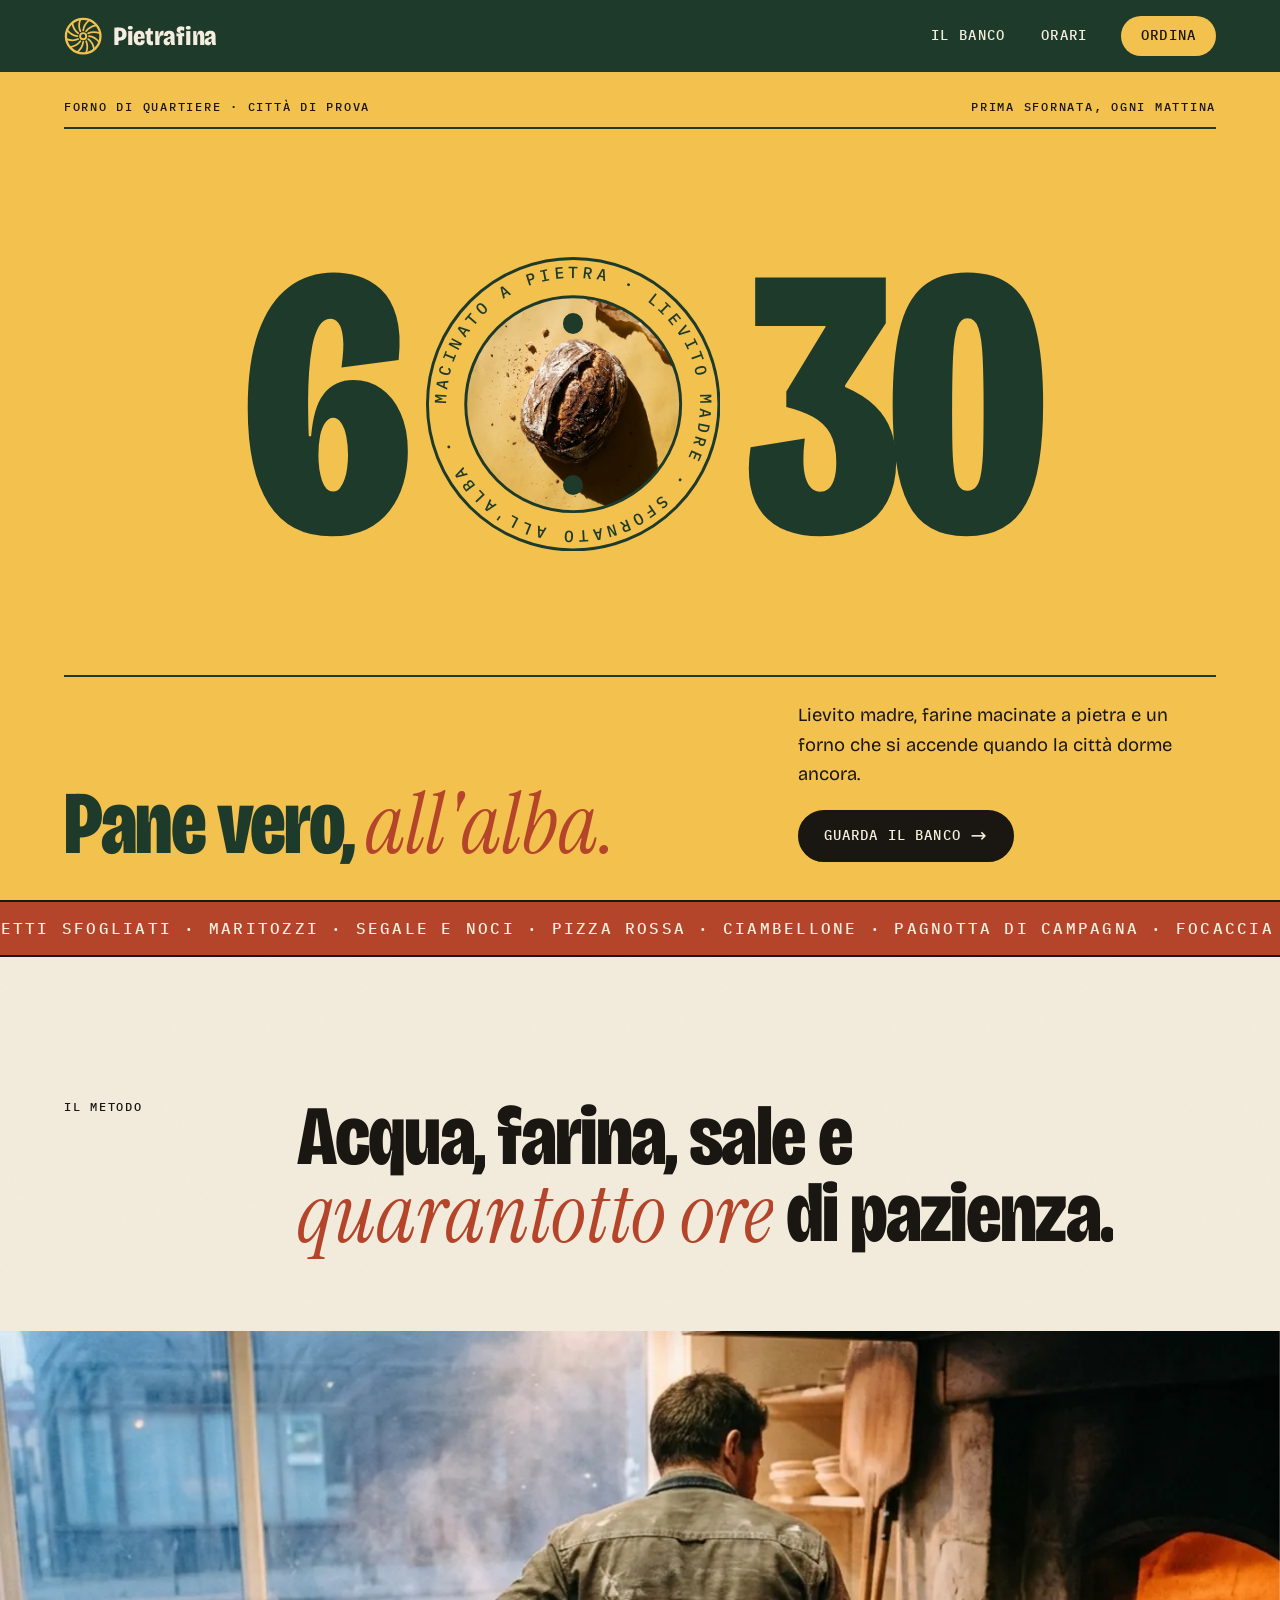
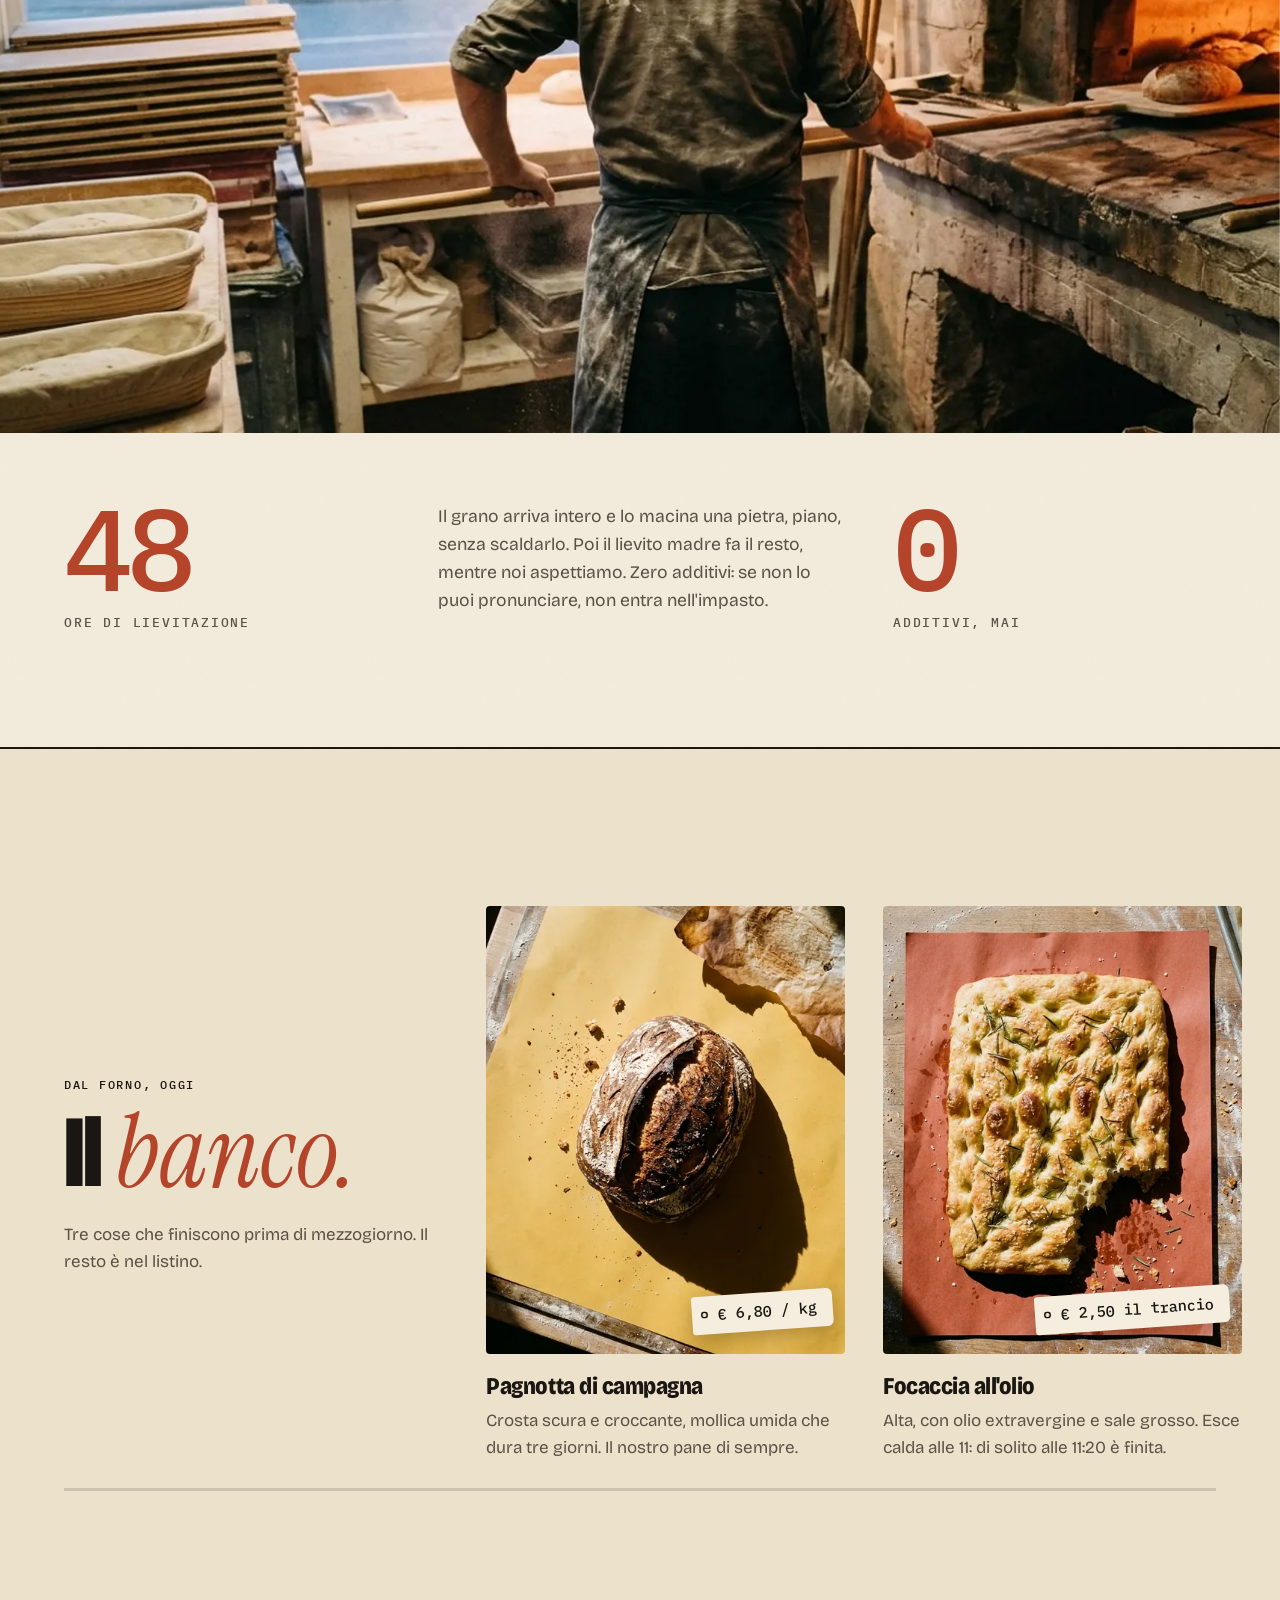
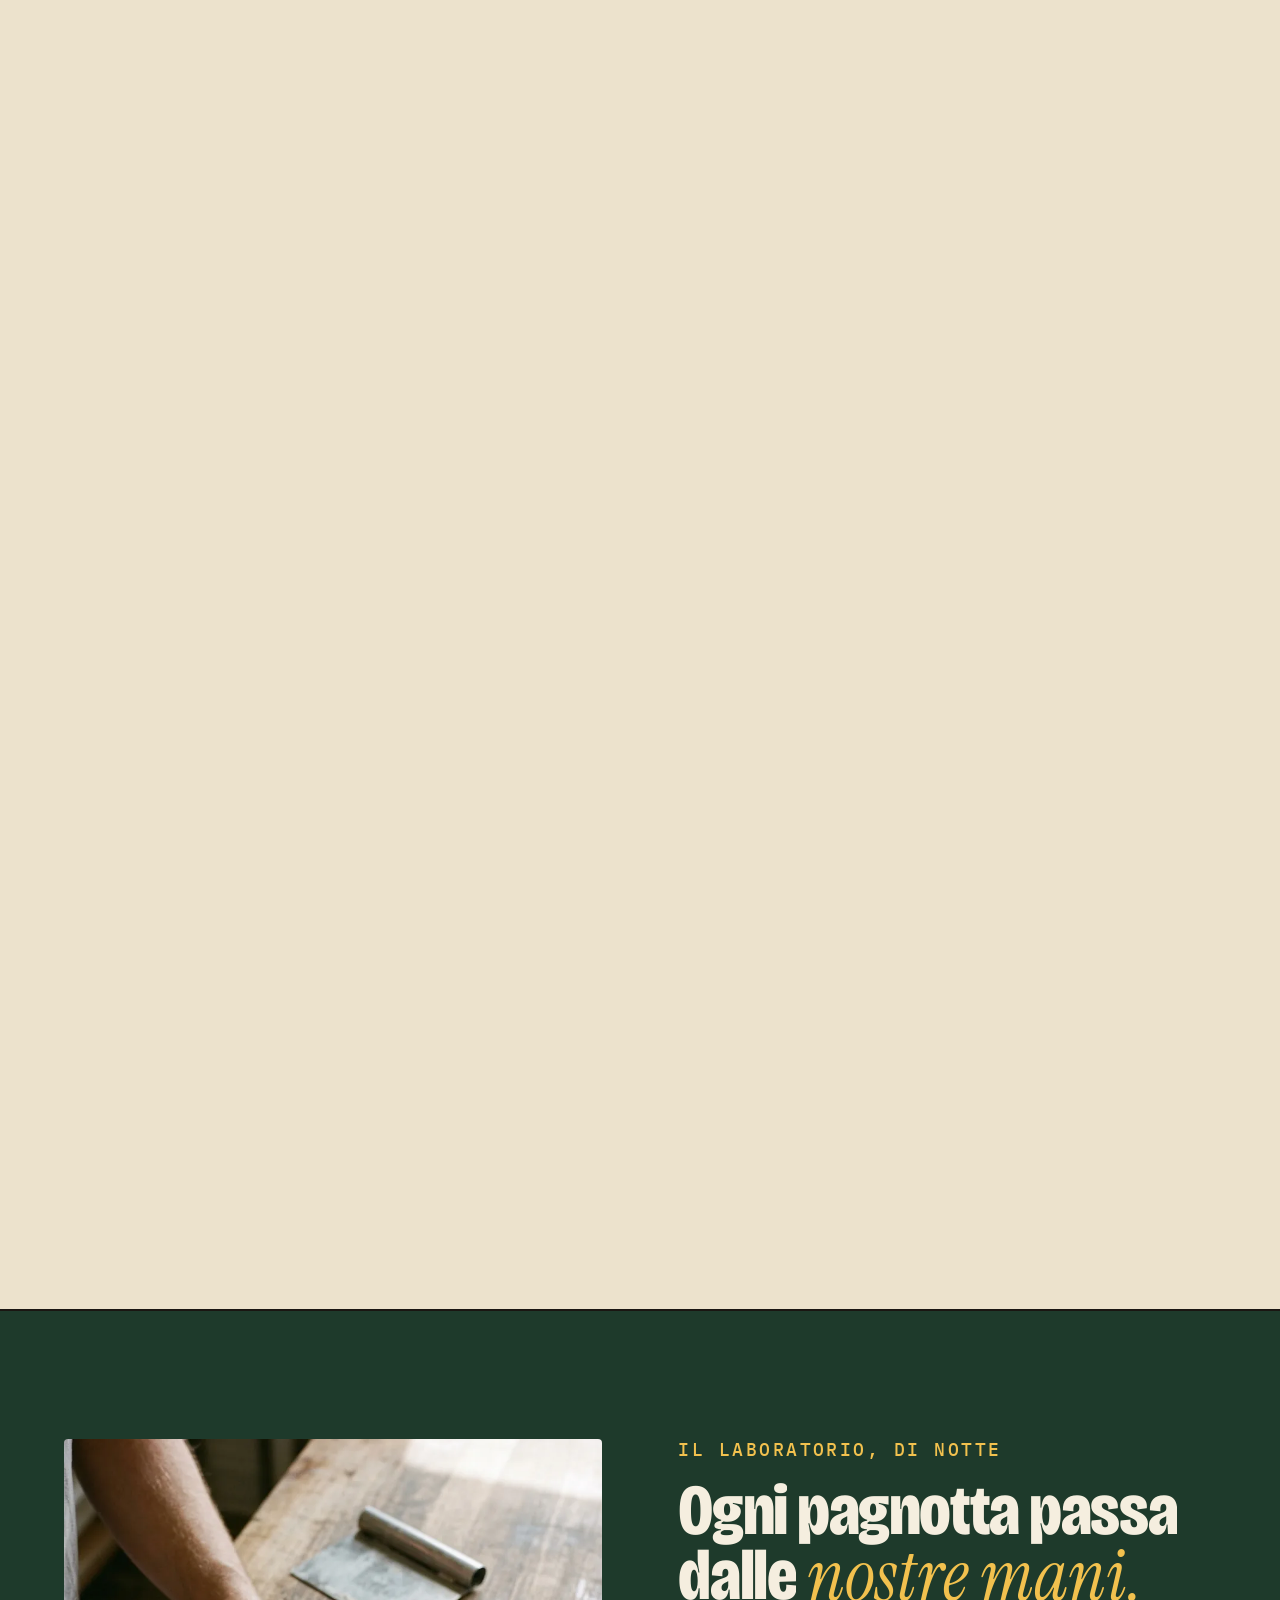
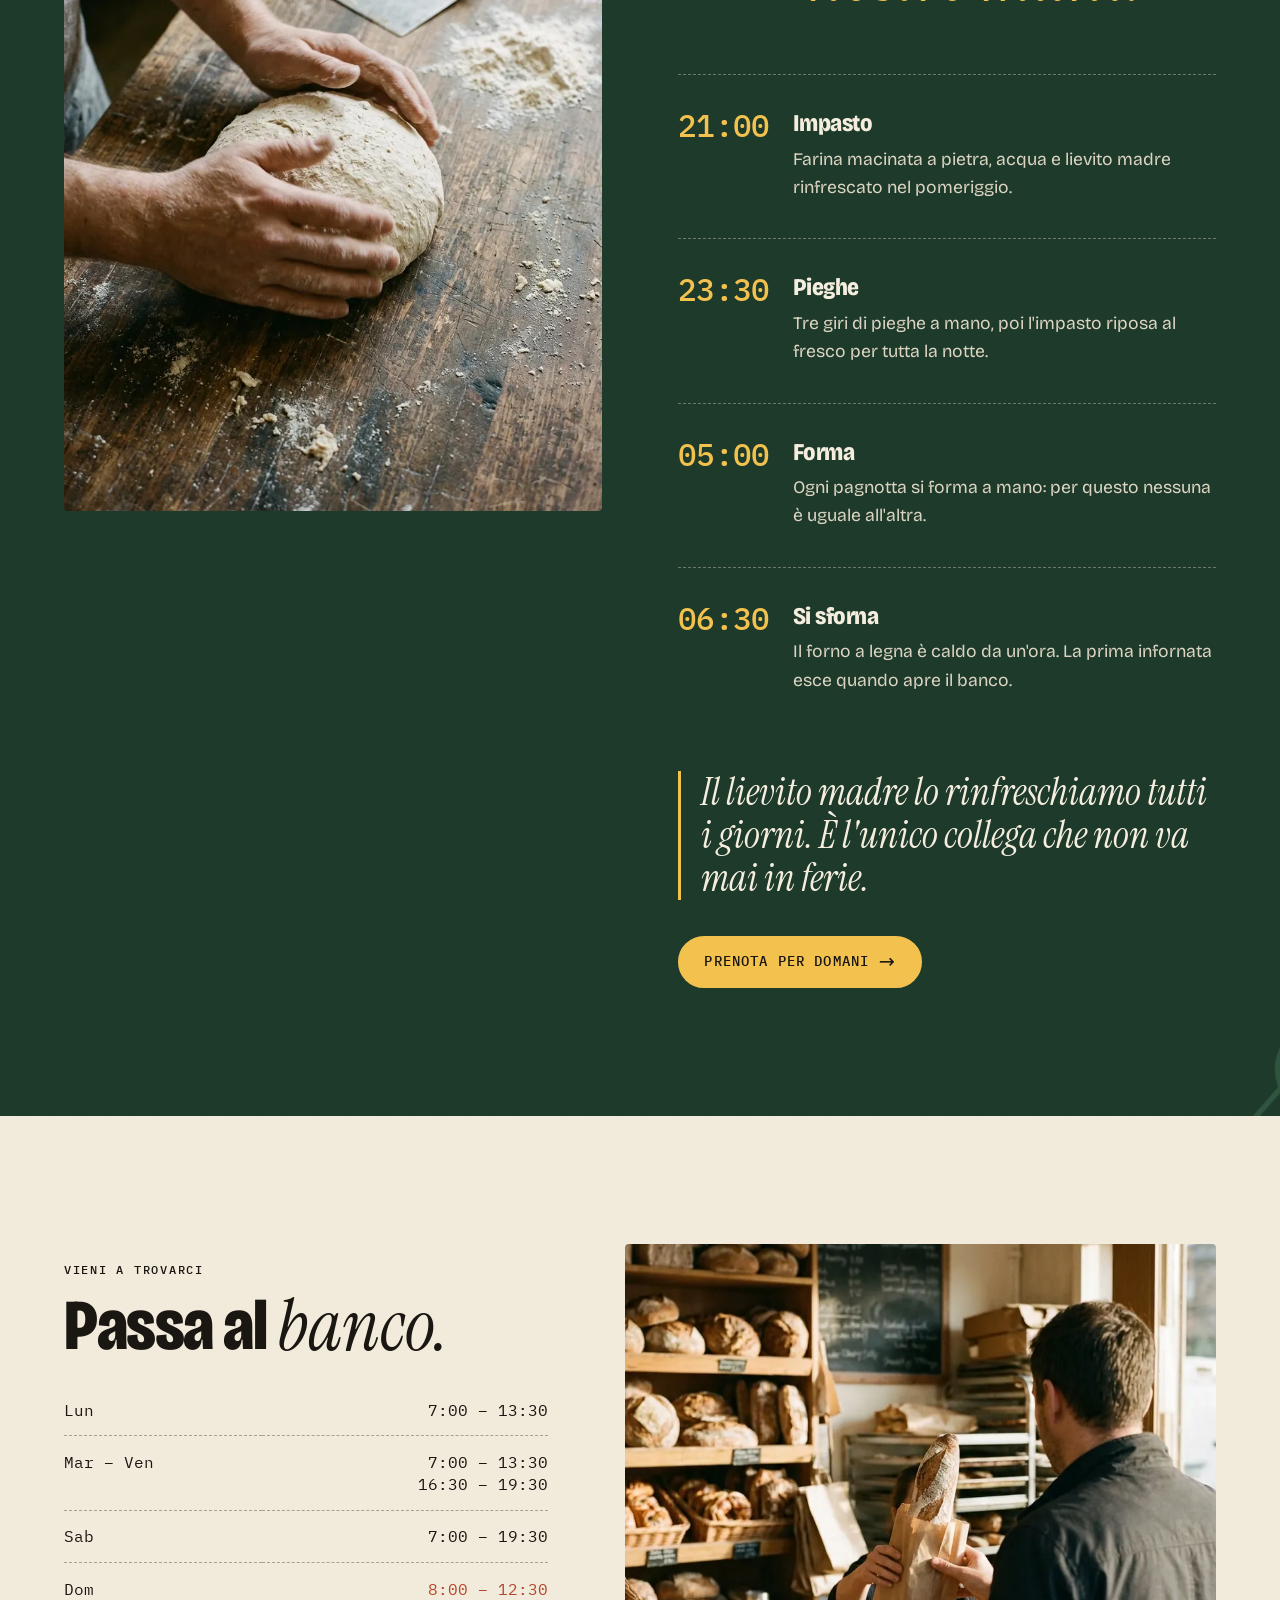
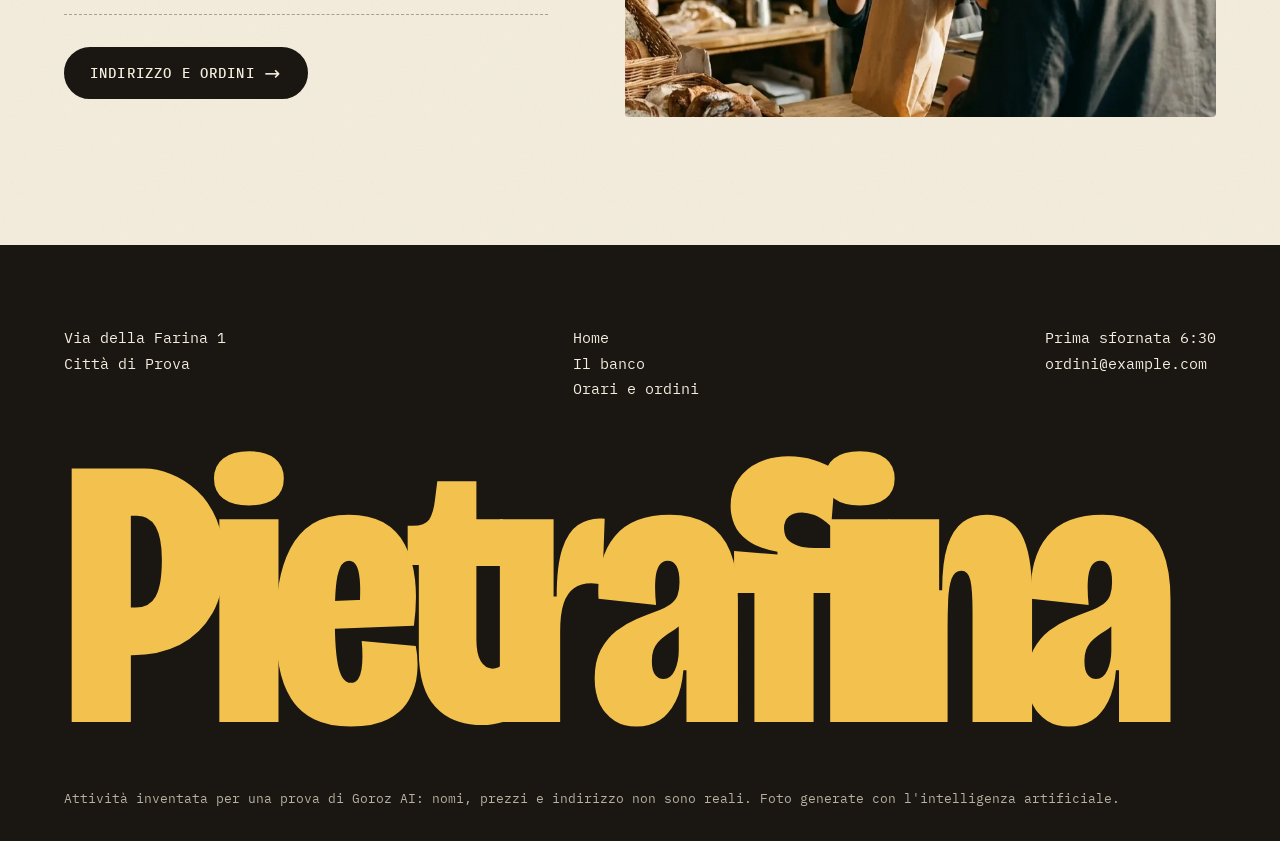
<file: index.html>
<!DOCTYPE html>
<html lang="it">
<head>
<meta charset="utf-8">
<meta name="viewport" content="width=device-width, initial-scale=1">
<title>Forno Pietrafina · Pane a lievito madre, macinato a pietra</title>
<meta name="description" content="Forno Pietrafina: pane a lievito madre, focaccia e colazione sfornati all'alba con farine macinate a pietra. Attività inventata per una prova di Goroz AI.">
<meta name="theme-color" content="#1e3a2b">
<link rel="icon" href="data:image/svg+xml,%3Csvg xmlns='http://www.w3.org/2000/svg' viewBox='0 0 100 100'%3E%3Ccircle cx='50' cy='50' r='48' fill='%231e3a2b'/%3E%3Ccircle cx='50' cy='50' r='34' fill='none' stroke='%23f2c14e' stroke-width='7'/%3E%3Ccircle cx='50' cy='50' r='7' fill='%23f2c14e'/%3E%3C/svg%3E">
<link rel="preload" href="font/bricolage.woff2" as="font" type="font/woff2" crossorigin>
<link rel="preload" href="font/instrument-italic.woff2" as="font" type="font/woff2" crossorigin>
<link rel="preload" as="image" href="img/pane-480.webp" imagesrcset="img/pane-480.webp 480w, img/pane-900.webp 900w" imagesizes="(min-width: 56rem) 23vw, 34vw" fetchpriority="high">
<link rel="stylesheet" href="stile.css">
<script src="movimento.js" defer></script>
</head>
<body>
<svg width="0" height="0" style="position:absolute" aria-hidden="true">
  <symbol id="macina" viewBox="0 0 100 100"><g fill="none" stroke="currentColor" stroke-linecap="round"><circle cx="50" cy="50" r="45" stroke-width="6"/><circle cx="50" cy="50" r="8" stroke-width="5"/><path stroke-width="4.5" d="M65.0 50.0Q80.0 51.5 91.3 65.1M63.0 57.5Q75.2 66.3 78.3 83.7M57.5 63.0Q63.7 76.7 57.6 93.3M50.0 65.0Q48.5 80.0 34.9 91.3M42.5 63.0Q33.7 75.2 16.3 78.3M37.0 57.5Q23.3 63.7 6.7 57.6M35.0 50.0Q20.0 48.5 8.7 34.9M37.0 42.5Q24.8 33.7 21.7 16.3M42.5 37.0Q36.3 23.3 42.4 6.7M50.0 35.0Q51.5 20.0 65.1 8.7M57.5 37.0Q66.3 24.8 83.7 21.7M63.0 42.5Q76.7 36.3 93.3 42.4"/></g></symbol>
  <symbol id="spiga" viewBox="0 0 100 200"><g fill="none" stroke="currentColor" stroke-width="3" stroke-linejoin="round" stroke-linecap="round"><path d="M50 196C49 150 52 95 50 30"/><path d="M50 30C44 18 46 8 50 2C54 8 56 18 50 30Z"/><path d="M50 60C38 54 34 42 36 32C46 38 50 48 50 60Z"/><path d="M50 60C62 54 66 42 64 32C54 38 50 48 50 60Z"/><path d="M50 88C38 82 34 70 36 60C46 66 50 76 50 88Z"/><path d="M50 88C62 82 66 70 64 60C54 66 50 76 50 88Z"/><path d="M50 116C38 110 34 98 36 88C46 94 50 104 50 116Z"/><path d="M50 116C62 110 66 98 64 88C54 94 50 104 50 116Z"/><path d="M50 144C38 138 34 126 36 116C46 122 50 132 50 144Z"/><path d="M50 144C62 138 66 126 64 116C54 122 50 132 50 144Z"/><path d="M36 32L28 14M64 32L72 14M36 60L26 44M64 60L74 44"/></g></symbol>
</svg>
<a class="salta" href="#contenuto">Vai al contenuto</a>
<header class="testata">
  <div class="contenitore">
    <a class="marchio" href="index.html" aria-label="Forno Pietrafina, home"><svg style="color:var(--grano)" aria-hidden="true"><use href="#macina"/></svg>Pietrafina</a>
    <nav class="menu" aria-label="Menu principale">
      <a href="prodotti.html">Il banco</a>
      <a class="nascondi" href="orari-e-contatti.html">Orari</a>
      <a class="ordina" href="orari-e-contatti.html#ordina">Ordina</a>
    </nav>
  </div>
</header>

<main id="contenuto">
  <section class="apertura" aria-labelledby="titolo">
    <div class="contenitore">
      <div class="riga-alta">
        <p class="etichetta">Forno di quartiere · Città di Prova</p>
        <p class="etichetta">Prima sfornata, ogni mattina</p>
      </div>
      <p class="orologio" role="img" aria-label="Prima sfornata alle 6:30">
        <span class="cifra" aria-hidden="true">6</span>
        <span class="macina-foto" aria-hidden="true">
          <img src="img/pane-480.webp" srcset="img/pane-480.webp 480w, img/pane-900.webp 900w" sizes="(min-width: 56rem) 23vw, 34vw" width="900" height="1129" alt="" fetchpriority="high">
          <svg class="anello" viewBox="0 0 200 200"><path id="giro-home" d="M100,100 m-86,0 a86,86 0 1,1 172,0 a86,86 0 1,1 -172,0" fill="none"/><circle cx="100" cy="100" r="99" fill="none" stroke="#1e3a2b" stroke-width="2"/><circle cx="100" cy="100" r="73" fill="none" stroke="#1e3a2b" stroke-width="2"/><text font-family="Plex Mono, monospace" font-size="11" font-weight="500" letter-spacing="2.6" fill="#1e3a2b"><textPath href="#giro-home">MACINATO A PIETRA · LIEVITO MADRE · SFORNATO ALL'ALBA · </textPath></text></svg>
          <i class="punti"></i>
        </span>
        <span class="cifra" aria-hidden="true">30</span>
      </p>
      <div class="base">
        <h1 id="titolo">Pane vero, <em>all'alba.</em></h1>
        <div class="sotto">
          <p>Lievito madre, farine macinate a pietra e un forno che si accende quando la città dorme ancora.</p>
          <a class="bottone" href="prodotti.html">Guarda il banco <span class="freccia" aria-hidden="true">→</span></a>
        </div>
      </div>
    </div>
  </section>

  <div class="fascia" aria-hidden="true">
    <div class="scorre">
      <span>Pagnotta di campagna · Focaccia all'olio · Cornetti sfogliati · Maritozzi · Segale e noci · Pizza rossa · Ciambellone ·&nbsp;</span>
      <span>Pagnotta di campagna · Focaccia all'olio · Cornetti sfogliati · Maritozzi · Segale e noci · Pizza rossa · Ciambellone ·&nbsp;</span>
    </div>
  </div>

  <section class="manifesto" aria-labelledby="metodo">
    <div class="contenitore manifesto-testa">
      <p class="etichetta" data-rivela>Il metodo</p>
      <h2 id="metodo" data-parole>Acqua, farina, sale e <em>quarantotto ore</em> di pazienza.</h2>
    </div>
    <figure class="foto-larga" data-maschera>
      <img data-parallasse="0.12" src="img/hero-800.webp" srcset="img/hero-800.webp 800w, img/hero-1600.webp 1600w" sizes="100vw" width="1600" height="873" loading="lazy" alt="Un fornaio di spalle inforna le pagnotte nel forno a legna, all'alba, con la luce blu della strada dalla finestra">
    </figure>
    <div class="contenitore manifesto-piede">
      <p class="numerone" data-rivela>48<small>ore di lievitazione</small></p>
      <p data-rivela style="--ritardo:.1s">Il grano arriva intero e lo macina una pietra, piano, senza scaldarlo. Poi il lievito madre fa il resto, mentre noi aspettiamo. Zero additivi: se non lo puoi pronunciare, non entra nell'impasto.</p>
      <p class="numerone" data-rivela style="--ritardo:.2s">0<small>additivi, mai</small></p>
    </div>
  </section>

  <section class="vetrina" aria-labelledby="banco">
    <div class="vetrina-pin" data-orizzontale>
      <div class="vetrina-schermo">
        <ul class="binario">
          <li class="pannello intro">
            <p class="etichetta">Dal forno, oggi</p>
            <h2 id="banco" data-parole>Il <em>banco.</em></h2>
            <p>Tre cose che finiscono prima di mezzogiorno. Il resto è nel listino.</p>
          </li>
          <li class="prodotto">
            <figure><img src="img/pane-480.webp" srcset="img/pane-480.webp 480w, img/pane-900.webp 900w" sizes="(min-width: 56rem) 28vw, 80vw" width="900" height="1129" loading="lazy" alt="Pagnotta a lievito madre con la crosta scura incisa, fotografata dall'alto su carta gialla"><span class="cartellino">€ 6,80 / kg</span></figure>
            <h3>Pagnotta di campagna</h3>
            <p>Crosta scura e croccante, mollica umida che dura tre giorni. Il nostro pane di sempre.</p>
          </li>
          <li class="prodotto">
            <figure><img src="img/focaccia-480.webp" srcset="img/focaccia-480.webp 480w, img/focaccia-900.webp 900w" sizes="(min-width: 56rem) 28vw, 80vw" width="900" height="1129" loading="lazy" alt="Focaccia all'olio con sale grosso e rosmarino, con un angolo già strappato, su carta rosso mattone"><span class="cartellino">€ 2,50 il trancio</span></figure>
            <h3>Focaccia all'olio</h3>
            <p>Alta, con olio extravergine e sale grosso. Esce calda alle 11: di solito alle 11:20 è finita.</p>
          </li>
          <li class="prodotto">
            <figure><img src="img/cornetti-480.webp" srcset="img/cornetti-480.webp 480w, img/cornetti-900.webp 900w" sizes="(min-width: 56rem) 28vw, 80vw" width="900" height="1129" loading="lazy" alt="Tre cornetti sfogliati e un maritozzo con la panna e lo zucchero a velo, dall'alto su carta da forno"><span class="cartellino">da € 1,60</span></figure>
            <h3>Colazione</h3>
            <p>Cornetti sfogliati a mano e maritozzi con la panna montata al momento.</p>
          </li>
          <li class="pannello fine">
            <p>Segale e noci, pizza rossa, ciambellone <em>e altri nove.</em></p>
            <a class="bottone giallo" href="prodotti.html">Listino completo <span class="freccia" aria-hidden="true">→</span></a>
          </li>
        </ul>
        <div class="avanzamento" aria-hidden="true"><span></span></div>
      </div>
    </div>
  </section>

  <section class="laboratorio" aria-labelledby="mani">
    <div class="contenitore">
      <div class="ferma" data-maschera>
        <img src="img/mani-480.webp" srcset="img/mani-480.webp 480w, img/mani-900.webp 900w" sizes="(min-width: 56rem) 45vw, 100vw" width="900" height="1129" loading="lazy" alt="Mani infarinate che danno forma a una palla di impasto su un banco di legno consumato, accanto a un tarocco di metallo">
      </div>
      <div>
        <p class="etichetta" data-rivela>Il laboratorio, di notte</p>
        <h2 id="mani" data-parole>Ogni pagnotta passa dalle <em>nostre mani.</em></h2>
        <div class="tappe">
          <div class="tappa" data-rivela><span class="ora">21:00</span><h3>Impasto</h3><p>Farina macinata a pietra, acqua e lievito madre rinfrescato nel pomeriggio.</p></div>
          <div class="tappa" data-rivela><span class="ora">23:30</span><h3>Pieghe</h3><p>Tre giri di pieghe a mano, poi l'impasto riposa al fresco per tutta la notte.</p></div>
          <div class="tappa" data-rivela><span class="ora">05:00</span><h3>Forma</h3><p>Ogni pagnotta si forma a mano: per questo nessuna è uguale all'altra.</p></div>
          <div class="tappa" data-rivela><span class="ora">06:30</span><h3>Si sforna</h3><p>Il forno a legna è caldo da un'ora. La prima infornata esce quando apre il banco.</p></div>
        </div>
        <p class="citazione" data-rivela>Il lievito madre lo rinfreschiamo tutti i giorni. È l'unico collega che non va mai in ferie.</p>
        <a class="bottone giallo" href="orari-e-contatti.html#ordina">Prenota per domani <span class="freccia" aria-hidden="true">→</span></a>
      </div>
    </div>
    <svg class="spiga" aria-hidden="true"><use href="#spiga"/></svg>
  </section>

  <section class="visita" aria-labelledby="passa">
    <div class="contenitore">
      <div>
        <p class="etichetta" data-rivela>Vieni a trovarci</p>
        <h2 id="passa" data-parole>Passa al <em>banco.</em></h2>
        <table class="orari" data-rivela>
          <caption class="salta">Orari di apertura</caption>
          <tr><th scope="row">Lun</th><td>7:00 – 13:30</td></tr>
          <tr><th scope="row">Mar – Ven</th><td>7:00 – 13:30<br>16:30 – 19:30</td></tr>
          <tr><th scope="row">Sab</th><td>7:00 – 19:30</td></tr>
          <tr class="chiuso"><th scope="row">Dom</th><td>8:00 – 12:30</td></tr>
        </table>
        <a class="bottone" href="orari-e-contatti.html">Indirizzo e ordini <span class="freccia" aria-hidden="true">→</span></a>
      </div>
      <div class="cornice" data-maschera>
        <img data-parallasse="0.08" src="img/bottega-480.webp" srcset="img/bottega-480.webp 480w, img/bottega-900.webp 900w" sizes="(min-width: 56rem) 50vw, 100vw" width="900" height="1129" loading="lazy" alt="Un cliente di spalle riceve al banco un sacchetto di carta con una baguette, davanti agli scaffali del pane">
      </div>
    </div>
  </section>
</main>

<footer class="piede">
  <div class="contenitore">
    <div class="righe">
      <p>Via della Farina 1<br>Città di Prova</p>
      <nav aria-label="Menu del piè di pagina">
        <a href="index.html">Home</a>
        <a href="prodotti.html">Il banco</a>
        <a href="orari-e-contatti.html">Orari e ordini</a>
      </nav>
      <p>Prima sfornata 6:30<br><a href="mailto:ordini@example.com">ordini@example.com</a></p>
    </div>
    <p class="parolona" aria-hidden="true">Pietrafina</p>
    <p class="nota">Attività inventata per una prova di Goroz AI: nomi, prezzi e indirizzo non sono reali. Foto generate con l'intelligenza artificiale.</p>
  </div>
</footer>
</body>
</html>
</file>
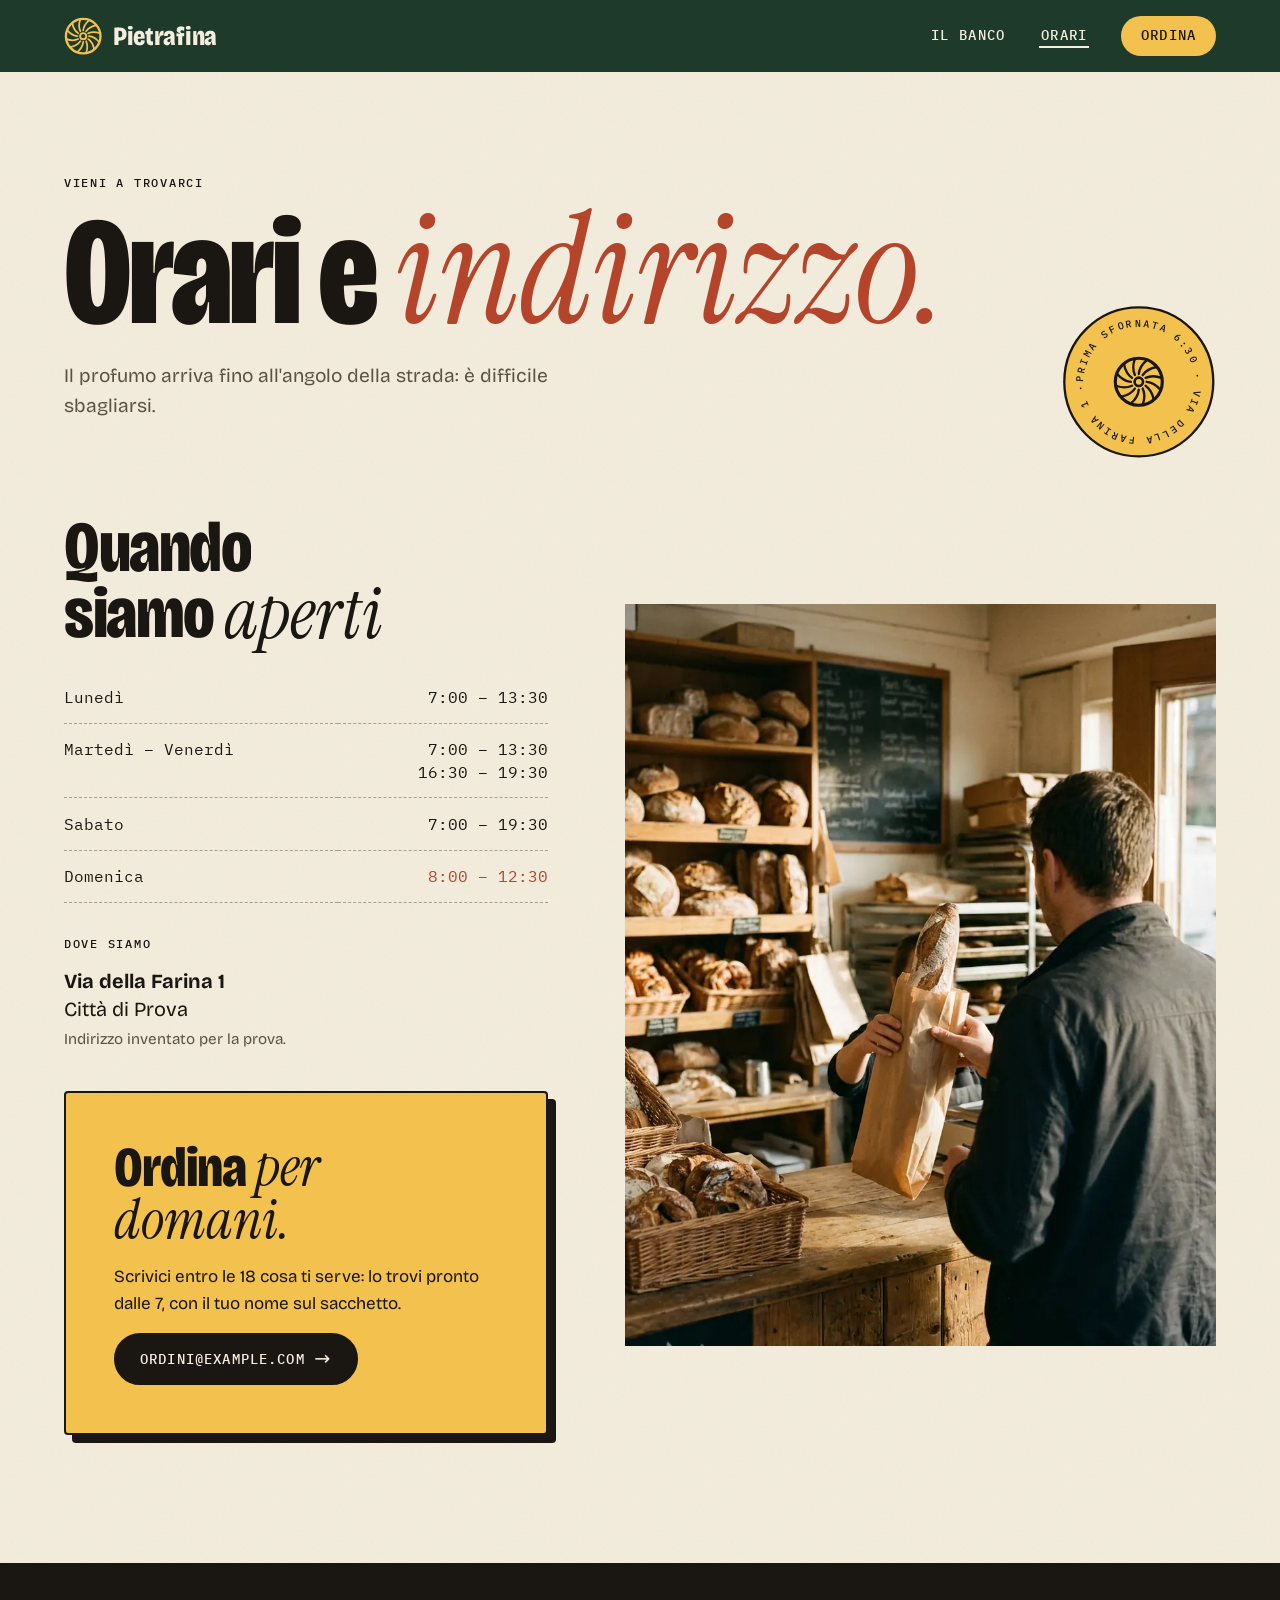
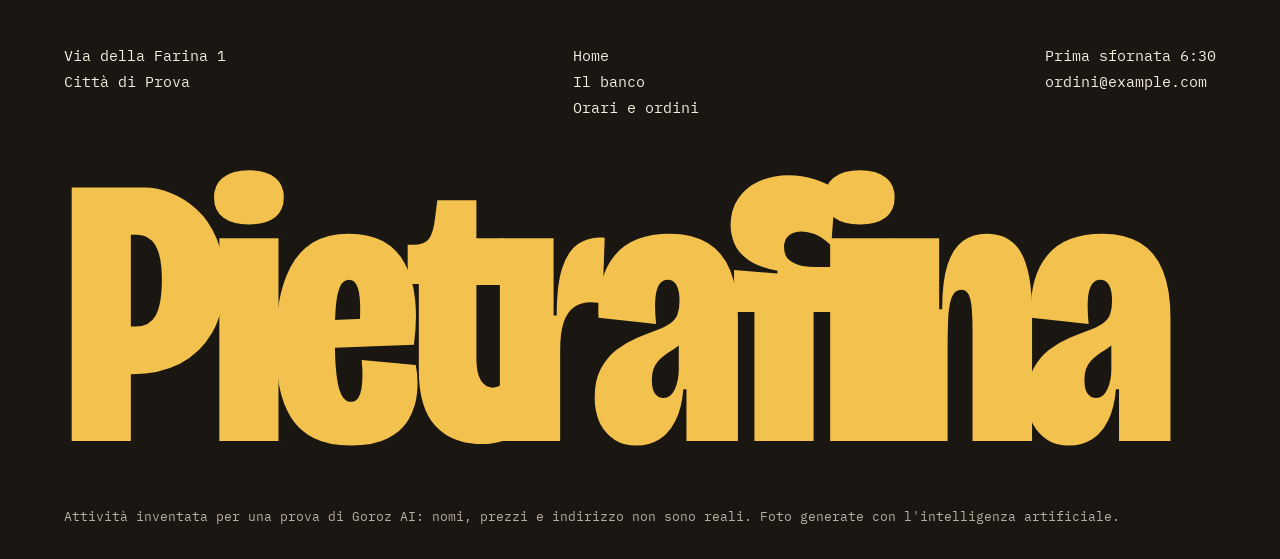
<file: orari-e-contatti.html>
<!DOCTYPE html>
<html lang="it">
<head>
<meta charset="utf-8">
<meta name="viewport" content="width=device-width, initial-scale=1">
<title>Orari, indirizzo e ordini · Forno Pietrafina</title>
<meta name="description" content="Orari di apertura, indirizzo e ordini per il giorno dopo del Forno Pietrafina. Attività inventata per una prova di Goroz AI.">
<meta name="theme-color" content="#1e3a2b">
<link rel="icon" href="data:image/svg+xml,%3Csvg xmlns='http://www.w3.org/2000/svg' viewBox='0 0 100 100'%3E%3Ccircle cx='50' cy='50' r='48' fill='%231e3a2b'/%3E%3Ccircle cx='50' cy='50' r='34' fill='none' stroke='%23f2c14e' stroke-width='7'/%3E%3Ccircle cx='50' cy='50' r='7' fill='%23f2c14e'/%3E%3C/svg%3E">
<link rel="preload" href="font/bricolage.woff2" as="font" type="font/woff2" crossorigin>
<link rel="preload" href="font/instrument-italic.woff2" as="font" type="font/woff2" crossorigin>
<link rel="stylesheet" href="stile.css">
<script src="movimento.js" defer></script>
</head>
<body>
<svg width="0" height="0" style="position:absolute" aria-hidden="true">
  <symbol id="macina" viewBox="0 0 100 100"><g fill="none" stroke="currentColor" stroke-linecap="round"><circle cx="50" cy="50" r="45" stroke-width="6"/><circle cx="50" cy="50" r="8" stroke-width="5"/><path stroke-width="4.5" d="M65.0 50.0Q80.0 51.5 91.3 65.1M63.0 57.5Q75.2 66.3 78.3 83.7M57.5 63.0Q63.7 76.7 57.6 93.3M50.0 65.0Q48.5 80.0 34.9 91.3M42.5 63.0Q33.7 75.2 16.3 78.3M37.0 57.5Q23.3 63.7 6.7 57.6M35.0 50.0Q20.0 48.5 8.7 34.9M37.0 42.5Q24.8 33.7 21.7 16.3M42.5 37.0Q36.3 23.3 42.4 6.7M50.0 35.0Q51.5 20.0 65.1 8.7M57.5 37.0Q66.3 24.8 83.7 21.7M63.0 42.5Q76.7 36.3 93.3 42.4"/></g></symbol>
</svg>
<a class="salta" href="#contenuto">Vai al contenuto</a>
<header class="testata">
  <div class="contenitore">
    <a class="marchio" href="index.html" aria-label="Forno Pietrafina, home"><svg style="color:var(--grano)" aria-hidden="true"><use href="#macina"/></svg>Pietrafina</a>
    <nav class="menu" aria-label="Menu principale">
      <a href="prodotti.html">Il banco</a>
      <a class="nascondi" href="orari-e-contatti.html" aria-current="page">Orari</a>
      <a class="ordina" href="#ordina">Ordina</a>
    </nav>
  </div>
</header>

<main id="contenuto">
  <section class="pagina" aria-labelledby="titolo">
    <div class="contenitore">
      <p class="etichetta">Vieni a trovarci</p>
      <h1 id="titolo">Orari e <em>indirizzo.</em></h1>
      <p class="intro">Il profumo arriva fino all'angolo della strada: è difficile sbagliarsi.</p>
    </div>
    <div class="timbro" aria-hidden="true">
      <svg viewBox="0 0 200 200"><circle cx="100" cy="100" r="97" fill="#f2c14e" stroke="#1a1612" stroke-width="3"/><g class="giro"><path id="giro-orari" d="M100,100 m-72,0 a72,72 0 1,1 144,0 a72,72 0 1,1 -144,0" fill="none"/><text font-family="Plex Mono, monospace" font-size="13" font-weight="500" fill="#1a1612"><textPath href="#giro-orari" textLength="448" lengthAdjust="spacing">PRIMA SFORNATA 6:30 · VIA DELLA FARINA 1 ·</textPath></text></g><svg x="66" y="66" width="68" height="68" style="color:#1a1612"><use href="#macina"/></svg></svg>
    </div>
  </section>

  <section class="visita" style="padding-top:0" aria-label="Orari, indirizzo e ordini">
    <div class="contenitore">
      <div>
        <h2 data-parole>Quando siamo <em>aperti</em></h2>
        <table class="orari">
          <caption class="salta">Orari di apertura settimanali</caption>
          <tr><th scope="row">Lunedì</th><td>7:00 – 13:30</td></tr>
          <tr><th scope="row">Martedì – Venerdì</th><td>7:00 – 13:30<br>16:30 – 19:30</td></tr>
          <tr><th scope="row">Sabato</th><td>7:00 – 19:30</td></tr>
          <tr class="chiuso"><th scope="row">Domenica</th><td>8:00 – 12:30</td></tr>
        </table>
        <p class="etichetta">Dove siamo</p>
        <address style="font-style:normal;font-size:1.25rem;line-height:1.4;margin-bottom:2.5rem"><b>Via della Farina 1</b><br>Città di Prova<br><small style="color:var(--tenue);font-size:.95rem">Indirizzo inventato per la prova.</small></address>
        <div class="ordina-box" id="ordina" data-rivela>
          <h2>Ordina <em>per domani.</em></h2>
          <p>Scrivici entro le 18 cosa ti serve: lo trovi pronto dalle 7, con il tuo nome sul sacchetto.</p>
          <a class="bottone" href="mailto:ordini@example.com?subject=Ordine%20per%20domani">ordini@example.com <span class="freccia" aria-hidden="true">→</span></a>
        </div>
      </div>
      <img src="img/bottega-480.webp" srcset="img/bottega-480.webp 480w, img/bottega-900.webp 900w" sizes="(min-width: 56rem) 45vw, 100vw" width="900" height="1129" fetchpriority="high" alt="Un cliente di spalle riceve al banco un sacchetto di carta con una baguette, davanti agli scaffali del pane">
    </div>
  </section>
</main>

<footer class="piede">
  <div class="contenitore">
    <div class="righe">
      <p>Via della Farina 1<br>Città di Prova</p>
      <nav aria-label="Menu del piè di pagina">
        <a href="index.html">Home</a>
        <a href="prodotti.html">Il banco</a>
        <a href="orari-e-contatti.html">Orari e ordini</a>
      </nav>
      <p>Prima sfornata 6:30<br><a href="mailto:ordini@example.com">ordini@example.com</a></p>
    </div>
    <p class="parolona" aria-hidden="true">Pietrafina</p>
    <p class="nota">Attività inventata per una prova di Goroz AI: nomi, prezzi e indirizzo non sono reali. Foto generate con l'intelligenza artificiale.</p>
  </div>
</footer>
</body>
</html>
</file>
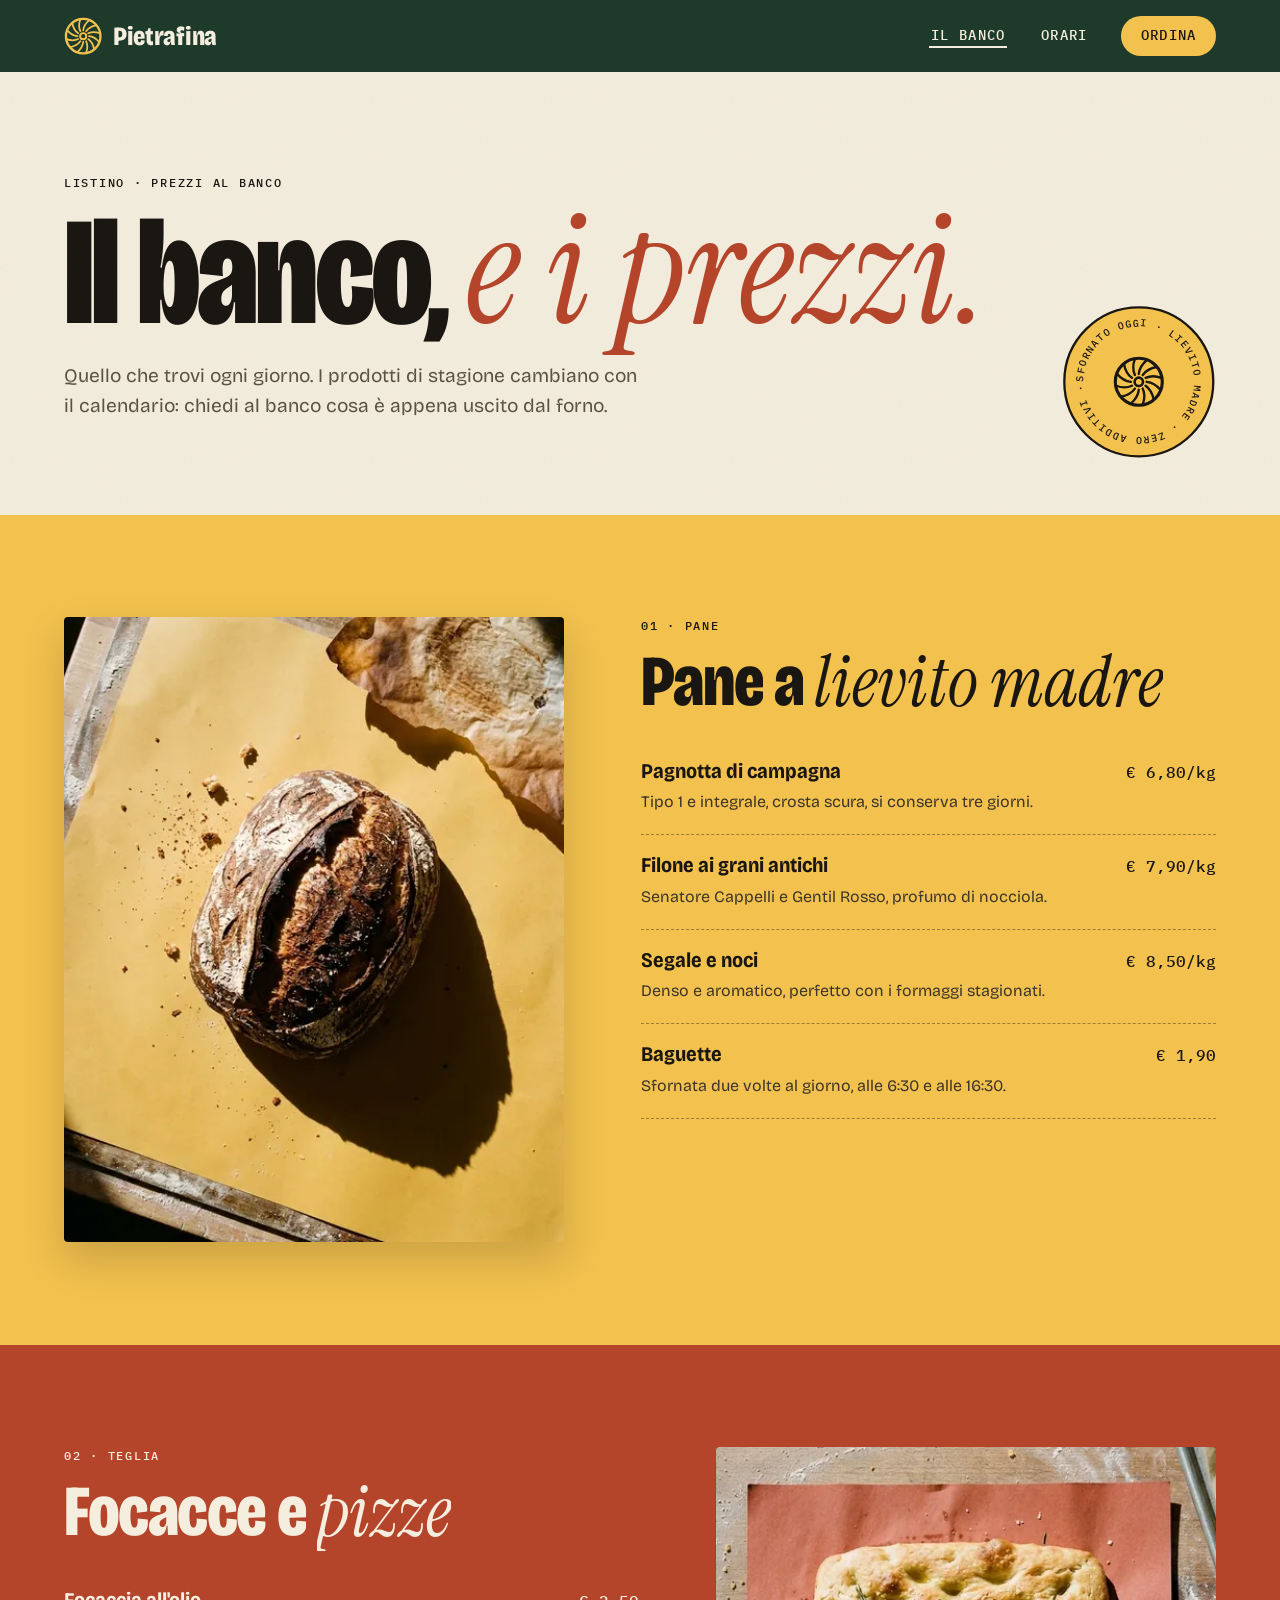
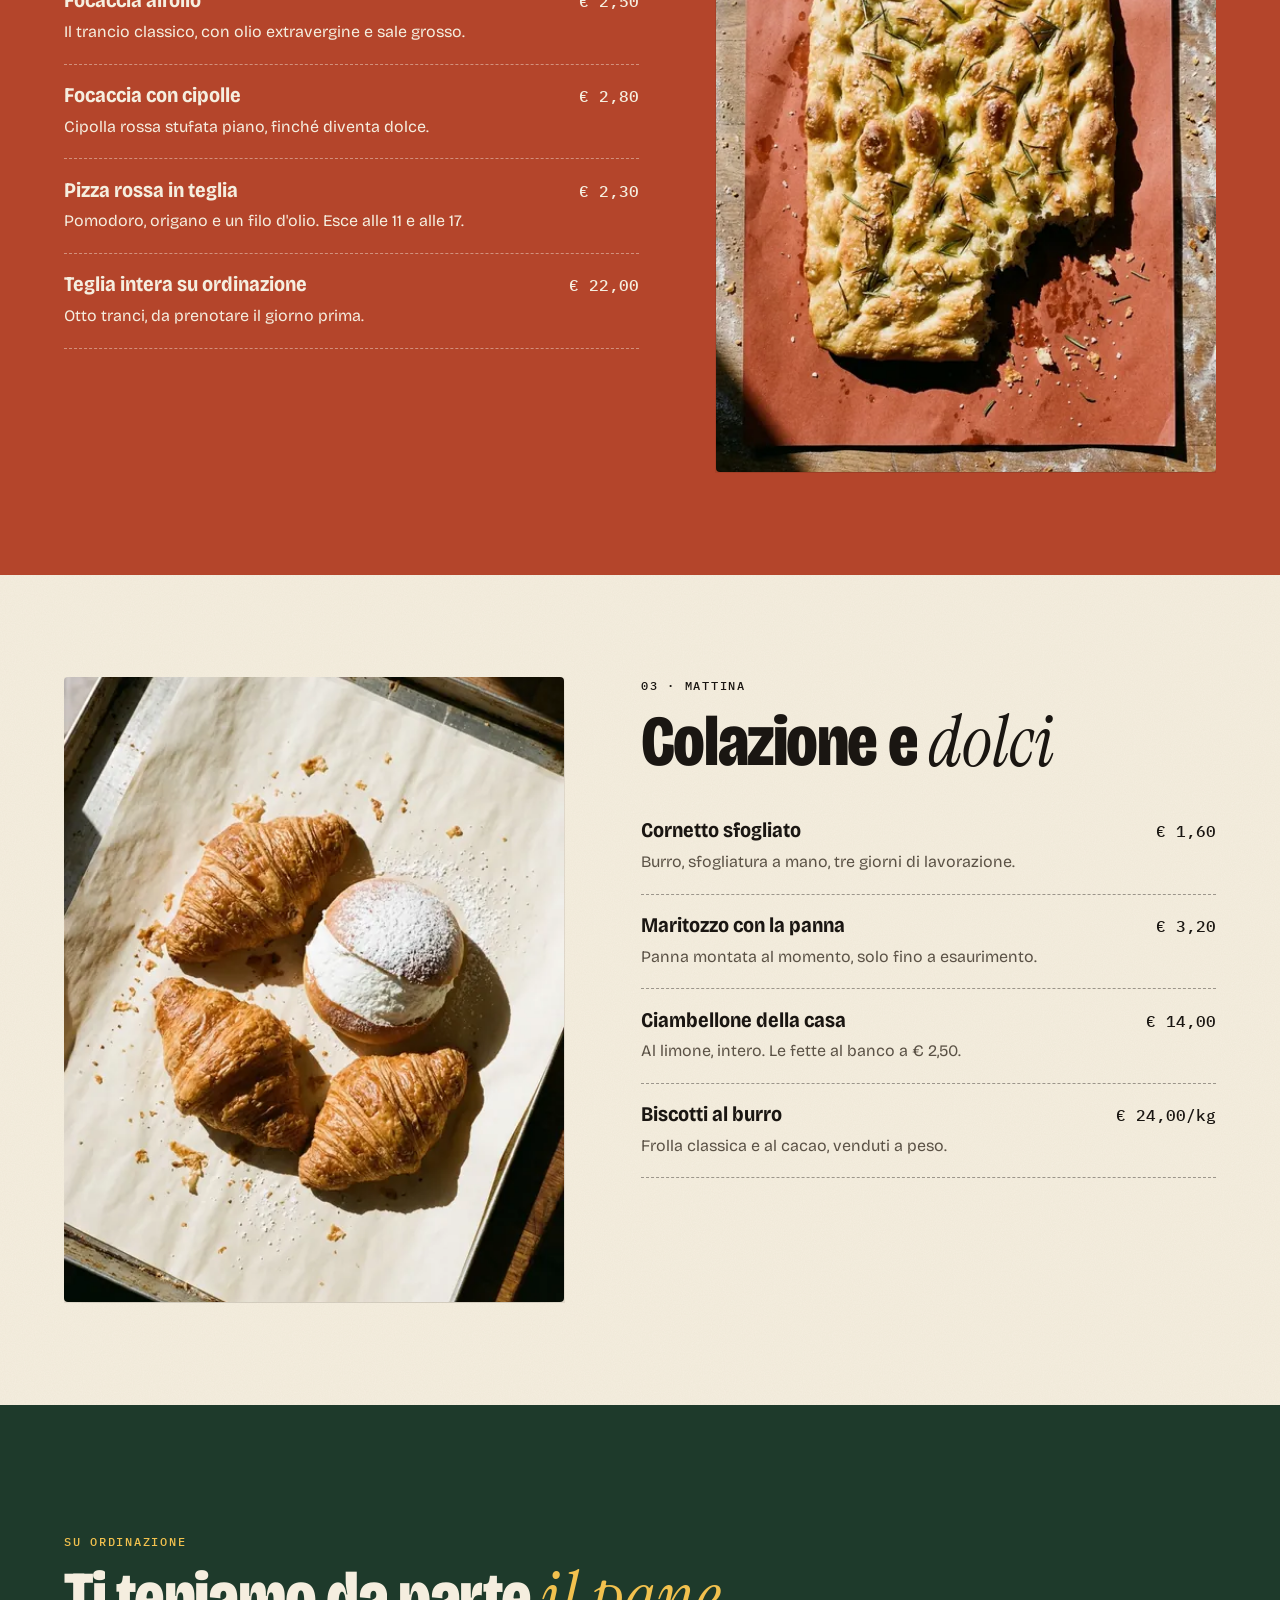
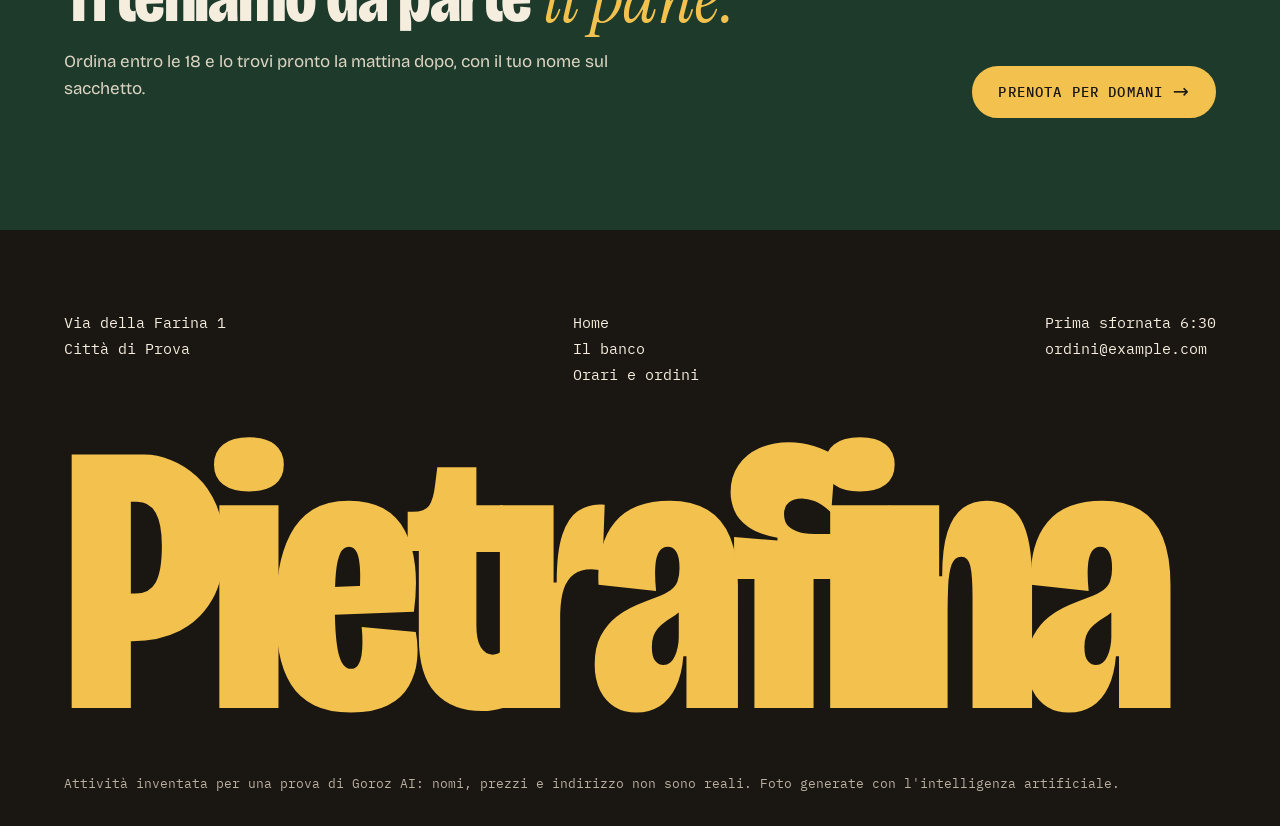
<file: prodotti.html>
<!DOCTYPE html>
<html lang="it">
<head>
<meta charset="utf-8">
<meta name="viewport" content="width=device-width, initial-scale=1">
<title>Il banco e i prezzi · Forno Pietrafina</title>
<meta name="description" content="Pane a lievito madre, focacce e colazione del Forno Pietrafina, con i prezzi. Attività inventata per una prova di Goroz AI.">
<meta name="theme-color" content="#1e3a2b">
<link rel="icon" href="data:image/svg+xml,%3Csvg xmlns='http://www.w3.org/2000/svg' viewBox='0 0 100 100'%3E%3Ccircle cx='50' cy='50' r='48' fill='%231e3a2b'/%3E%3Ccircle cx='50' cy='50' r='34' fill='none' stroke='%23f2c14e' stroke-width='7'/%3E%3Ccircle cx='50' cy='50' r='7' fill='%23f2c14e'/%3E%3C/svg%3E">
<link rel="preload" href="font/bricolage.woff2" as="font" type="font/woff2" crossorigin>
<link rel="preload" href="font/instrument-italic.woff2" as="font" type="font/woff2" crossorigin>
<link rel="stylesheet" href="stile.css">
<script src="movimento.js" defer></script>
</head>
<body>
<svg width="0" height="0" style="position:absolute" aria-hidden="true">
  <symbol id="macina" viewBox="0 0 100 100"><g fill="none" stroke="currentColor" stroke-linecap="round"><circle cx="50" cy="50" r="45" stroke-width="6"/><circle cx="50" cy="50" r="8" stroke-width="5"/><path stroke-width="4.5" d="M65.0 50.0Q80.0 51.5 91.3 65.1M63.0 57.5Q75.2 66.3 78.3 83.7M57.5 63.0Q63.7 76.7 57.6 93.3M50.0 65.0Q48.5 80.0 34.9 91.3M42.5 63.0Q33.7 75.2 16.3 78.3M37.0 57.5Q23.3 63.7 6.7 57.6M35.0 50.0Q20.0 48.5 8.7 34.9M37.0 42.5Q24.8 33.7 21.7 16.3M42.5 37.0Q36.3 23.3 42.4 6.7M50.0 35.0Q51.5 20.0 65.1 8.7M57.5 37.0Q66.3 24.8 83.7 21.7M63.0 42.5Q76.7 36.3 93.3 42.4"/></g></symbol>
</svg>
<a class="salta" href="#contenuto">Vai al contenuto</a>
<header class="testata">
  <div class="contenitore">
    <a class="marchio" href="index.html" aria-label="Forno Pietrafina, home"><svg style="color:var(--grano)" aria-hidden="true"><use href="#macina"/></svg>Pietrafina</a>
    <nav class="menu" aria-label="Menu principale">
      <a href="prodotti.html" aria-current="page">Il banco</a>
      <a class="nascondi" href="orari-e-contatti.html">Orari</a>
      <a class="ordina" href="orari-e-contatti.html#ordina">Ordina</a>
    </nav>
  </div>
</header>

<main id="contenuto">
  <section class="pagina" aria-labelledby="titolo">
    <div class="contenitore">
      <p class="etichetta">Listino · prezzi al banco</p>
      <h1 id="titolo">Il banco, <em>e i prezzi.</em></h1>
      <p class="intro">Quello che trovi ogni giorno. I prodotti di stagione cambiano con il calendario: chiedi al banco cosa è appena uscito dal forno.</p>
    </div>
    <div class="timbro" aria-hidden="true">
      <svg viewBox="0 0 200 200"><circle cx="100" cy="100" r="97" fill="#f2c14e" stroke="#1a1612" stroke-width="3"/><g class="giro"><path id="giro-banco" d="M100,100 m-72,0 a72,72 0 1,1 144,0 a72,72 0 1,1 -144,0" fill="none"/><text font-family="Plex Mono, monospace" font-size="13" font-weight="500" fill="#1a1612"><textPath href="#giro-banco" textLength="448" lengthAdjust="spacing">SFORNATO OGGI · LIEVITO MADRE · ZERO ADDITIVI ·</textPath></text></g><svg x="66" y="66" width="68" height="68" style="color:#1a1612"><use href="#macina"/></svg></svg>
    </div>
  </section>

  <section class="reparto grano" aria-labelledby="pane">
    <div class="contenitore">
      <figure><img src="img/pane-480.webp" srcset="img/pane-480.webp 480w, img/pane-900.webp 900w" sizes="(min-width: 56rem) 34vw, 100vw" width="900" height="1129" fetchpriority="high" alt="Pagnotta a lievito madre con la crosta scura incisa, dall'alto su carta gialla"></figure>
      <div>
        <p class="etichetta">01 · Pane</p>
        <h2 id="pane" data-parole>Pane a <em>lievito madre</em></h2>
        <ul class="voci" data-rivela>
          <li><b>Pagnotta di campagna</b><span class="prezzo">€ 6,80/kg</span><small>Tipo 1 e integrale, crosta scura, si conserva tre giorni.</small></li>
          <li><b>Filone ai grani antichi</b><span class="prezzo">€ 7,90/kg</span><small>Senatore Cappelli e Gentil Rosso, profumo di nocciola.</small></li>
          <li><b>Segale e noci</b><span class="prezzo">€ 8,50/kg</span><small>Denso e aromatico, perfetto con i formaggi stagionati.</small></li>
          <li><b>Baguette</b><span class="prezzo">€ 1,90</span><small>Sfornata due volte al giorno, alle 6:30 e alle 16:30.</small></li>
        </ul>
      </div>
    </div>
  </section>

  <section class="reparto mattone inverti" aria-labelledby="focacce">
    <div class="contenitore">
      <figure data-maschera><img src="img/focaccia-480.webp" srcset="img/focaccia-480.webp 480w, img/focaccia-900.webp 900w" sizes="(min-width: 56rem) 34vw, 100vw" width="900" height="1129" loading="lazy" alt="Focaccia all'olio con sale grosso e rosmarino, con un angolo strappato, su carta rosso mattone"></figure>
      <div>
        <p class="etichetta">02 · Teglia</p>
        <h2 id="focacce" data-parole>Focacce e <em>pizze</em></h2>
        <ul class="voci" data-rivela>
          <li><b>Focaccia all'olio</b><span class="prezzo">€ 2,50</span><small>Il trancio classico, con olio extravergine e sale grosso.</small></li>
          <li><b>Focaccia con cipolle</b><span class="prezzo">€ 2,80</span><small>Cipolla rossa stufata piano, finché diventa dolce.</small></li>
          <li><b>Pizza rossa in teglia</b><span class="prezzo">€ 2,30</span><small>Pomodoro, origano e un filo d'olio. Esce alle 11 e alle 17.</small></li>
          <li><b>Teglia intera su ordinazione</b><span class="prezzo">€ 22,00</span><small>Otto tranci, da prenotare il giorno prima.</small></li>
        </ul>
      </div>
    </div>
  </section>

  <section class="reparto" aria-labelledby="colazione">
    <div class="contenitore">
      <figure data-maschera><img src="img/cornetti-480.webp" srcset="img/cornetti-480.webp 480w, img/cornetti-900.webp 900w" sizes="(min-width: 56rem) 34vw, 100vw" width="900" height="1129" loading="lazy" alt="Tre cornetti sfogliati e un maritozzo con la panna, dall'alto su carta da forno"></figure>
      <div>
        <p class="etichetta">03 · Mattina</p>
        <h2 id="colazione" data-parole>Colazione e <em>dolci</em></h2>
        <ul class="voci" data-rivela>
          <li><b>Cornetto sfogliato</b><span class="prezzo">€ 1,60</span><small>Burro, sfogliatura a mano, tre giorni di lavorazione.</small></li>
          <li><b>Maritozzo con la panna</b><span class="prezzo">€ 3,20</span><small>Panna montata al momento, solo fino a esaurimento.</small></li>
          <li><b>Ciambellone della casa</b><span class="prezzo">€ 14,00</span><small>Al limone, intero. Le fette al banco a € 2,50.</small></li>
          <li><b>Biscotti al burro</b><span class="prezzo">€ 24,00/kg</span><small>Frolla classica e al cacao, venduti a peso.</small></li>
        </ul>
      </div>
    </div>
  </section>

  <section class="chiamata" aria-labelledby="ordini">
    <div class="contenitore">
      <div>
        <p class="etichetta" style="color:var(--grano)">Su ordinazione</p>
        <h2 id="ordini" data-parole>Ti teniamo da parte <em>il pane.</em></h2>
        <p>Ordina entro le 18 e lo trovi pronto la mattina dopo, con il tuo nome sul sacchetto.</p>
      </div>
      <a class="bottone giallo" href="orari-e-contatti.html#ordina">Prenota per domani <span class="freccia" aria-hidden="true">→</span></a>
    </div>
  </section>
</main>

<footer class="piede">
  <div class="contenitore">
    <div class="righe">
      <p>Via della Farina 1<br>Città di Prova</p>
      <nav aria-label="Menu del piè di pagina">
        <a href="index.html">Home</a>
        <a href="prodotti.html">Il banco</a>
        <a href="orari-e-contatti.html">Orari e ordini</a>
      </nav>
      <p>Prima sfornata 6:30<br><a href="mailto:ordini@example.com">ordini@example.com</a></p>
    </div>
    <p class="parolona" aria-hidden="true">Pietrafina</p>
    <p class="nota">Attività inventata per una prova di Goroz AI: nomi, prezzi e indirizzo non sono reali. Foto generate con l'intelligenza artificiale.</p>
  </div>
</footer>
</body>
</html>
</file>
<file: stile.css>
/* Forno Pietrafina · identità "macinato a pietra"
   Sesto giro (24/11/2026): impaginazione larga al 90%, movimento allo scorrimento, transizioni tra pagine.
   Bricolage Grotesque, Instrument Serif, IBM Plex Mono: SIL Open Font License 1.1, ospitati nel sito (font/LICENZE.txt). */
/* Titoli: "block" (i due caratteri sono precaricati) per non far cambiare misura ai titoli enormi quando il carattere arriva */
@font-face { font-family: "Bricolage"; src: url("font/bricolage.woff2") format("woff2"); font-weight: 400 800; font-stretch: 75% 100%; font-display: block; }
@font-face { font-family: "Instrument"; src: url("font/instrument-italic.woff2") format("woff2"); font-style: italic; font-weight: 400; font-display: block; }
@font-face { font-family: "Plex Mono"; src: url("font/plexmono-400.woff2") format("woff2"); font-weight: 400; font-display: swap; }
@font-face { font-family: "Plex Mono"; src: url("font/plexmono-500.woff2") format("woff2"); font-weight: 500; font-display: swap; }

:root {
  --bosco: #1e3a2b;
  --bosco-2: #274a37;
  --grano: #f2c14e;
  --carta: #f5eedf;
  --carta-2: #ece2cc;
  --mattone: #b4452b;
  --inchiostro: #1a1612;
  --tenue: #5b5246;
  --margine: max(1.15rem, 5vw);          /* 5% per lato: contenuti al 90% della larghezza */
  --testata: 4.5rem;
  --curva: cubic-bezier(.2, .75, .15, 1);
  --titolo: "Bricolage", "Arial Narrow", system-ui, sans-serif;
  --corsivo: "Instrument", Georgia, serif;
  --mono: "Plex Mono", ui-monospace, Consolas, monospace;
}
* { box-sizing: border-box; }
html { -webkit-text-size-adjust: 100%; text-size-adjust: 100%; }
body {
  margin: 0; color: var(--inchiostro); background: var(--carta);
  font: 400 1.0625rem/1.6 var(--titolo); font-stretch: 100%;
  background-image: url("data:image/svg+xml,%3Csvg xmlns='http://www.w3.org/2000/svg' width='180' height='180'%3E%3Cfilter id='g'%3E%3CfeTurbulence type='fractalNoise' baseFrequency='.9' numOctaves='2' stitchTiles='stitch'/%3E%3CfeColorMatrix values='0 0 0 0 .35 0 0 0 0 .28 0 0 0 0 .18 0 0 0 .07 0'/%3E%3C/filter%3E%3Crect width='100%25' height='100%25' filter='url(%23g)'/%3E%3C/svg%3E");
}
img { display: block; max-width: 100%; height: auto; }
a { color: inherit; }
.contenitore { width: 100%; max-width: 200rem; margin: 0 auto; padding: 0 var(--margine); }
.salta { position: absolute; left: -999px; top: 0; background: var(--grano); color: var(--inchiostro); padding: .75rem 1rem; z-index: 50; }
.salta:focus { left: 1rem; }
:focus-visible { outline: 3px solid var(--grano); outline-offset: 3px; }
em, .corsivo { font-family: var(--corsivo); font-style: italic; font-weight: 400; letter-spacing: 0; }
.etichetta { font: 500 .78rem/1.3 var(--mono); letter-spacing: .14em; text-transform: uppercase; margin: 0 0 1rem; }
h1, h2, h3 { font-family: var(--titolo); font-weight: 800; font-stretch: 78%; line-height: .92; letter-spacing: -.02em; margin: 0; text-wrap: balance; }
h2 { font-size: clamp(2.4rem, 5.6vw, 7rem); }
h3 { font-size: clamp(1.5rem, 1.7vw, 2rem); font-stretch: 85%; line-height: 1.05; }
p { margin: 0 0 1rem; }

/* Transizioni tra pagine (View Transitions tra documenti, dove il browser le supporta) */
@view-transition { navigation: auto; }
.testata { view-transition-name: testata; }
::view-transition-old(root) { animation: 260ms var(--curva) both pagina-esce; }
::view-transition-new(root) { animation: 520ms var(--curva) both pagina-entra; }
@keyframes pagina-esce { to { opacity: 0; transform: translateY(-3vh) scale(.985); } }
@keyframes pagina-entra { from { opacity: 0; transform: translateY(6vh); } }

/* Testata: scompare scendendo, torna risalendo */
.testata { background: var(--bosco); color: var(--carta); position: sticky; top: 0; z-index: 20; transition: transform .45s var(--curva); }
.testata.via { transform: translateY(-100%); }
.testata .contenitore { display: flex; align-items: center; justify-content: space-between; gap: 1rem; min-height: var(--testata); }
.marchio { display: inline-flex; align-items: center; gap: .65rem; text-decoration: none; font: 800 1.65rem/1 var(--titolo); font-stretch: 80%; letter-spacing: -.01em; }
.marchio svg { width: 2.4rem; height: 2.4rem; flex: none; transition: transform .9s var(--curva); }
.marchio:hover svg { transform: rotate(-180deg); }
.menu { display: flex; align-items: center; gap: clamp(.75rem, 2.5vw, 2.5rem); font: 500 .85rem/1 var(--mono); text-transform: uppercase; letter-spacing: .1em; }
.menu a { text-decoration: none; padding: .9rem .1rem; position: relative; }
.menu a:not(.ordina)::after { content: ""; position: absolute; left: 0; right: 0; bottom: .55rem; height: 2px; background: currentColor; transform: scaleX(0); transform-origin: right; transition: transform .45s var(--curva); }
.menu a:not(.ordina):hover::after, .menu a[aria-current="page"]::after { transform: scaleX(1); transform-origin: left; }
.menu .ordina { background: var(--grano); color: var(--inchiostro); border-radius: 999px; padding: .85rem 1.2rem; transition: transform .35s var(--curva); }
.menu .ordina:hover { transform: rotate(-3deg) scale(1.05); }

/* Bottoni: riempimento che scorre e freccia che avanza */
.bottone { position: relative; overflow: hidden; isolation: isolate; display: inline-flex; align-items: center; gap: .6rem; min-height: 3.25rem; padding: .9rem 1.5rem; border-radius: 999px; background: var(--inchiostro); color: var(--carta); font: 500 .9rem/1 var(--mono); text-transform: uppercase; letter-spacing: .08em; text-decoration: none; border: 2px solid var(--inchiostro); transition: color .45s var(--curva); }
.bottone::before { content: ""; position: absolute; inset: -2px; z-index: -1; background: var(--grano); transform: translateY(101%); border-radius: inherit; transition: transform .5s var(--curva); }
.bottone:hover { color: var(--inchiostro); }
.bottone:hover::before { transform: translateY(0); }
.bottone.giallo { background: var(--grano); border-color: var(--grano); color: var(--inchiostro); }
.bottone.giallo::before { background: var(--carta); }
.bottone .freccia { font-family: var(--titolo); font-size: 1.2rem; transition: transform .45s var(--curva); }
.bottone:hover .freccia { transform: translateX(.35rem); }

/* Apertura: blocco grano a tutta altezza, "6:30" che si apre allo scorrimento */
.apertura { --p: 0; position: relative; color: var(--bosco); background: var(--grano); overflow: hidden; min-height: calc(100svh - var(--testata)); display: flex; padding: clamp(1rem, 2vw, 1.75rem) 0 clamp(1.75rem, 3vw, 2.75rem); }
.apertura > .contenitore { display: flex; flex-direction: column; }
.riga-alta { display: flex; justify-content: space-between; gap: 1rem; border-bottom: 2px solid var(--bosco); padding-bottom: .8rem; }
.riga-alta .etichetta { margin: 0; color: var(--inchiostro); }
.orologio { flex: 1; display: flex; align-items: center; justify-content: center; gap: clamp(.4rem, 2vw, 2.5rem); margin: clamp(.75rem, 2vw, 1.5rem) 0 clamp(.5rem, 1.5vw, 1.25rem); font: 800 clamp(8.5rem, 30vw, 40rem)/.8 var(--titolo); font-stretch: 75%; letter-spacing: -.03em; color: var(--bosco); }
.orologio .cifra { display: block; will-change: transform; }
.orologio .cifra:first-child { transform: translateX(calc(var(--p) * -9vw)); }
.orologio .cifra:last-child { transform: translateX(calc(var(--p) * 9vw)); }
.macina-foto { position: relative; flex: none; width: clamp(6.6rem, 23vw, 30rem); aspect-ratio: 1; transform: rotate(calc(var(--p) * 140deg)) scale(calc(1 + var(--p) * .3)); will-change: transform; }
.macina-foto img { position: absolute; inset: 13.5%; width: 73%; height: 73%; border-radius: 50%; object-fit: cover; object-position: 50% 44%; }
.macina-foto .anello { position: absolute; inset: 0; width: 100%; height: 100%; animation: gira 36s linear infinite; }
.macina-foto .punti::before, .macina-foto .punti::after { content: ""; position: absolute; left: 50%; width: 7%; aspect-ratio: 1; margin-left: -3.5%; border-radius: 50%; background: var(--bosco); }
.macina-foto .punti::before { top: 19%; }
.macina-foto .punti::after { bottom: 19%; }
.apertura .base { display: grid; grid-template-columns: minmax(0, 1.6fr) minmax(0, 1fr); gap: 1.25rem clamp(2rem, 5vw, 6rem); align-items: end; border-top: 2px solid var(--bosco); padding-top: clamp(1rem, 2vw, 1.5rem); transform: translateY(calc(var(--p) * -4vh)); }
.apertura h1 { font-size: clamp(3.4rem, 7vw, 9rem); font-stretch: 75%; line-height: .86; color: var(--bosco); }
.apertura h1 em { color: var(--mattone); font-size: .95em; }
.apertura .sotto p { margin: 0 0 1.25rem; max-width: 32rem; font-size: 1.15rem; color: var(--inchiostro); }
.timbro { --giro: 0deg; position: absolute; z-index: 3; width: clamp(7.5rem, 12vw, 13rem); aspect-ratio: 1; right: var(--margine); top: clamp(1.5rem, 6vw, 4.5rem); color: var(--inchiostro); transform: rotate(var(--giro)); }
.timbro svg { width: 100%; height: 100%; }
.timbro .giro { transform-origin: 50% 50%; animation: gira 28s linear infinite; }
@keyframes gira { to { transform: rotate(360deg); } }

/* Fascia che scorre: con lo script la velocità segue lo scorrimento della pagina */
.fascia { background: var(--mattone); color: var(--carta); overflow: hidden; border-block: 2px solid var(--inchiostro); }
.fascia .scorre { display: flex; width: max-content; animation: scorri 38s linear infinite; }
.mv .fascia .scorre { animation: none; }
.fascia span { font: 500 clamp(1rem, 1.2vw, 1.35rem)/1 var(--mono); text-transform: uppercase; letter-spacing: .14em; padding: 1.15rem 0; white-space: nowrap; }
@keyframes scorri { to { transform: translateX(-50%); } }

/* Manifesto: titolo largo, foto a tutta larghezza in parallasse, numeri */
.manifesto { padding: clamp(4.5rem, 11vw, 10rem) 0 clamp(4rem, 9vw, 8rem); }
.manifesto-testa { display: grid; grid-template-columns: minmax(0, .35fr) minmax(0, 1.65fr); gap: 1rem 3vw; align-items: start; }
.manifesto h2 { font-size: clamp(2.6rem, 6.6vw, 8.6rem); }
.manifesto h2 em { color: var(--mattone); }
.foto-larga { margin: clamp(2.5rem, 6vw, 5rem) 0 0; height: clamp(20rem, 78vh, 54rem); overflow: hidden; position: relative; }
.foto-larga img { position: absolute; left: 0; top: -12%; width: 100%; height: 124%; object-fit: cover; object-position: 40% 55%; will-change: transform; }
.manifesto-piede { display: grid; grid-template-columns: minmax(0, 1fr) minmax(0, 1.25fr) minmax(0, 1fr); gap: 2rem 4vw; align-items: end; margin-top: clamp(2.5rem, 5vw, 4.5rem); }
.numerone { font: 500 clamp(4.5rem, 9vw, 11rem)/.9 var(--mono); letter-spacing: -.05em; color: var(--mattone); margin: 0; }
.numerone small { display: block; font: 500 .8rem/1.3 var(--mono); letter-spacing: .14em; text-transform: uppercase; color: var(--tenue); margin-top: .9rem; }
.manifesto-piede > p:not(.numerone) { color: var(--tenue); font-size: clamp(1.1rem, 1.25vw, 1.35rem); max-width: 36rem; }

/* Vetrina orizzontale: sul computer la sezione si ferma e i prodotti scorrono di lato */
.vetrina { background: var(--carta-2); border-block: 2px solid var(--inchiostro); }
.vetrina-pin { position: relative; height: 240vh; }
.vetrina-schermo { position: sticky; top: 0; height: 100vh; overflow: hidden; display: flex; flex-direction: column; justify-content: center; }
.binario { display: flex; gap: 3vw; align-items: stretch; list-style: none; margin: 0; padding: 0 var(--margine); width: max-content; will-change: transform; }
.binario > li { flex: none; width: clamp(17rem, 28vw, 34rem); }
.pannello.intro { width: clamp(17rem, 30vw, 36rem); display: flex; flex-direction: column; justify-content: center; }
.pannello.intro h2 { font-size: clamp(3.4rem, 8vw, 10rem); line-height: .85; }
.pannello.intro h2 em { color: var(--mattone); }
.pannello.intro p:last-child { color: var(--tenue); max-width: 24rem; margin-top: 1.5rem; }
.pannello.fine { display: flex; flex-direction: column; justify-content: center; gap: 1.5rem; background: var(--bosco); color: var(--carta); padding: clamp(1.75rem, 3vw, 3rem); border-radius: 4px; }
.pannello.fine p { font: 800 clamp(1.8rem, 2.6vw, 3rem)/1 var(--titolo); font-stretch: 78%; margin: 0; }
.pannello.fine p em { color: var(--grano); }
.avanzamento { margin: clamp(1.5rem, 3vh, 2.5rem) var(--margine) 0; height: 3px; background: rgba(26,22,18,.15); }
.avanzamento span { display: block; height: 100%; background: var(--inchiostro); transform-origin: left; transform: scaleX(var(--avanza, 0)); }
.prodotto figure { margin: 0; position: relative; overflow: hidden; border-radius: 4px; }
.prodotto img { width: 100%; aspect-ratio: 4 / 5; max-height: 62vh; object-fit: cover; transition: transform 1.1s var(--curva); }
.prodotto:hover img { transform: scale(1.06); }
.cartellino { position: absolute; right: .75rem; bottom: 1.25rem; background: var(--carta); color: var(--inchiostro); font: 500 .95rem/1 var(--mono); padding: .7rem 1rem .7rem 1.6rem; border-radius: 3px 6px 6px 3px; box-shadow: 0 6px 18px rgba(26,22,18,.22); transform: rotate(-4deg); transform-origin: 1.3rem 50%; transition: transform .6s var(--curva); }
.prodotto:hover .cartellino { transform: rotate(-11deg) translateY(-.3rem); }
.cartellino::before { content: ""; position: absolute; left: .55rem; top: 50%; width: .45rem; height: .45rem; margin-top: -.225rem; border-radius: 50%; background: var(--carta-2); box-shadow: inset 0 0 0 1.5px var(--inchiostro); }
.prodotto h3 { margin: 1.25rem 0 .5rem; }
.prodotto p { color: var(--tenue); margin: 0; }

/* Laboratorio: foto ferma a sinistra, la notte del pane scorre a destra */
.laboratorio { background: var(--bosco); color: var(--carta); padding: clamp(4.5rem, 10vw, 9rem) 0; position: relative; overflow: clip; }
.laboratorio .contenitore { display: grid; grid-template-columns: minmax(0, 1fr) minmax(0, 1fr); gap: clamp(2rem, 6vw, 8rem); align-items: start; }
.laboratorio .ferma { position: sticky; top: calc(var(--testata) + 2rem); }
.laboratorio .ferma img { width: 100%; aspect-ratio: 4 / 5; max-height: calc(100vh - var(--testata) - 4rem); object-fit: cover; border-radius: 4px; }
.laboratorio .etichetta { color: var(--grano); }
.laboratorio h2 em { color: var(--grano); }
.laboratorio p { color: #dcd4c2; max-width: 36rem; font-size: 1.1rem; }
.tappe { margin: clamp(2.5rem, 5vw, 4.5rem) 0 2.5rem; }
.tappa { display: grid; grid-template-columns: minmax(5.5rem, auto) 1fr; gap: .25rem 1.5rem; padding: clamp(1.5rem, 3vw, 2.25rem) 0; border-top: 1.5px dashed rgba(245,238,223,.35); }
.tappa .ora { grid-row: span 2; font: 500 clamp(1.6rem, 2.4vw, 2.6rem)/1 var(--mono); color: var(--grano); letter-spacing: -.03em; }
.tappa h3 { color: var(--carta); }
.tappa p { margin: .35rem 0 0; }
.laboratorio .citazione { font: italic 400 clamp(1.8rem, 3vw, 2.8rem)/1.12 var(--corsivo); color: var(--carta); border-left: 3px solid var(--grano); padding-left: 1.25rem; margin: 0 0 2.25rem; max-width: 34rem; }
.spiga { position: absolute; right: clamp(-3rem, -2vw, -1rem); bottom: -3rem; width: clamp(8rem, 14vw, 16rem); height: auto; aspect-ratio: 1 / 2; color: #3d6a4f; opacity: .55; pointer-events: none; transform: rotate(calc(-12deg + var(--ondeggia, 0deg))); transform-origin: 50% 100%; }

/* Visita */
.visita { padding: clamp(4.5rem, 10vw, 9rem) 0; }
.visita .contenitore { display: grid; grid-template-columns: minmax(0, .9fr) minmax(0, 1.1fr); gap: clamp(2rem, 6vw, 8rem); align-items: center; }
.visita .cornice { overflow: hidden; border-radius: 4px; aspect-ratio: 5 / 4; position: relative; }
.visita .cornice img { position: absolute; left: 0; top: -10%; width: 100%; height: 120%; object-fit: cover; will-change: transform; }
.orari { width: 100%; border-collapse: collapse; font: 400 clamp(1rem, 1.15vw, 1.2rem)/1.4 var(--mono); margin: 1.5rem 0 2rem; }
.orari th, .orari td { text-align: left; padding: .9rem 0; border-bottom: 1.5px dashed rgba(26,22,18,.35); font-weight: 400; vertical-align: top; }
.orari td { text-align: right; }
.orari .chiuso td { color: var(--mattone); }

/* Testate delle pagine interne */
.pagina { padding: clamp(3.5rem, 8vw, 7rem) 0 clamp(2.5rem, 6vw, 5rem); position: relative; overflow: hidden; }
.pagina h1 { font-size: clamp(3.8rem, 12vw, 15rem); font-stretch: 75%; line-height: .84; }
.pagina h1 em { color: var(--mattone); }
.pagina .intro { max-width: 36rem; font-size: 1.2rem; color: var(--tenue); margin-top: 1.5rem; }
.pagina .timbro { color: var(--inchiostro); top: auto; bottom: clamp(1rem, 4vw, 3rem); }

/* Listino */
.reparto { padding: clamp(3.5rem, 8vw, 7rem) 0; }
.reparto.grano { background: var(--grano); }
.reparto.mattone { background: var(--mattone); color: var(--carta); }
.reparto.mattone .voci small, .reparto.mattone .voci li { color: var(--carta); border-color: rgba(245,238,223,.45); }
.reparto .contenitore { display: grid; grid-template-columns: minmax(0, 1fr) minmax(0, 1.15fr); gap: clamp(2rem, 6vw, 8rem); align-items: start; }
.reparto.inverti .contenitore { grid-template-columns: minmax(0, 1.15fr) minmax(0, 1fr); }
.reparto.inverti figure { order: 2; }
.reparto figure { margin: 0; overflow: hidden; border-radius: 4px; box-shadow: 0 18px 40px rgba(26,22,18,.18); position: sticky; top: calc(var(--testata) + 2rem); }
.reparto img { width: 100%; aspect-ratio: 4 / 5; max-height: calc(100vh - var(--testata) - 4rem); object-fit: cover; transition: transform 1.1s var(--curva); }
.reparto figure:hover img { transform: scale(1.05); }
.voci { list-style: none; margin: 1.5rem 0 0; padding: 0; }
.voci li { display: grid; grid-template-columns: 1fr auto; gap: .25rem 1rem; padding: 1.2rem 0; border-bottom: 1.5px dashed rgba(26,22,18,.4); transition: padding .4s var(--curva); }
.voci li:hover { padding-left: .6rem; }
.voci b { font: 700 clamp(1.3rem, 1.5vw, 1.7rem)/1.2 var(--titolo); font-stretch: 88%; }
.voci .prezzo { font: 500 clamp(1rem, 1.15vw, 1.25rem)/1.6 var(--mono); white-space: nowrap; }
.voci small { grid-column: 1 / -1; font-size: 1rem; color: var(--tenue); }
.reparto.grano .voci small { color: #3d3529; }

/* Ordina */
.ordina-box { background: var(--grano); padding: clamp(1.75rem, 4vw, 3rem); border-radius: 4px; border: 2px solid var(--inchiostro); box-shadow: 8px 8px 0 var(--inchiostro); transition: transform .4s var(--curva), box-shadow .4s var(--curva); }
.ordina-box:hover { transform: translate(-3px, -3px); box-shadow: 11px 11px 0 var(--inchiostro); }
.ordina-box h2 { font-size: clamp(2.2rem, 4.4vw, 4.4rem); margin-bottom: 1rem; }
.chiamata { background: var(--bosco); color: var(--carta); padding: clamp(4rem, 9vw, 7rem) 0; }
.chiamata .contenitore { display: flex; justify-content: space-between; align-items: end; gap: 2rem; flex-wrap: wrap; }
.chiamata h2 em { color: var(--grano); }
.chiamata p { color: #dcd4c2; max-width: 34rem; margin-top: 1rem; }

/* Piede */
.piede { background: var(--inchiostro); color: var(--carta); padding: clamp(3rem, 7vw, 5rem) 0 2rem; overflow: hidden; }
.piede .righe { display: flex; justify-content: space-between; gap: 2rem; flex-wrap: wrap; font: 400 .95rem/1.7 var(--mono); }
.piede .righe a { text-decoration: none; }
.piede .righe a:hover { text-decoration: underline; }
.piede nav { display: flex; flex-direction: column; }
.parolona { display: flex; font: 800 clamp(4.5rem, 30vw, 60rem)/.8 var(--titolo); font-stretch: 75%; letter-spacing: -.04em; color: var(--grano); margin: 2.5rem 0 1.5rem; white-space: nowrap; overflow: hidden; padding-bottom: .04em; }
.parolona span { display: inline-block; }
.nota { font: 400 .82rem/1.5 var(--mono); color: #b9b0a0; margin: 0; }

/* Comparse allo scorrimento: solo se lo script è attivo e il movimento è permesso */
.mv [data-rivela] { opacity: 0; transform: translateY(2.5rem); transition: opacity .9s var(--curva), transform 1.1s var(--curva); transition-delay: var(--ritardo, 0s); }
.mv [data-rivela].visto { opacity: 1; transform: none; }
.mv [data-maschera] { clip-path: inset(12% 6% 12% 6% round 4px); transition: clip-path 1.4s var(--curva); }
.mv [data-maschera].visto { clip-path: inset(0 0 0 0 round 0); }
.parola { display: inline-block; overflow: hidden; vertical-align: top; padding-bottom: .08em; margin-bottom: -.08em; }
.parola > span { display: inline-block; }
.mv [data-parole] .parola > span { transform: translateY(105%); transition: transform 1s var(--curva); transition-delay: calc(var(--i, 0) * 55ms); }
.mv [data-parole].visto .parola > span { transform: none; }
.mv .parolona span { transform: translateY(100%); transition: transform 1.1s var(--curva); transition-delay: calc(var(--i, 0) * 45ms); }
.mv .parolona.visto span { transform: none; }

@media (max-width: 56rem) {
  .manifesto-testa, .manifesto-piede, .laboratorio .contenitore, .visita .contenitore, .reparto .contenitore, .reparto.inverti .contenitore { grid-template-columns: 1fr; }
  .reparto.inverti figure { order: 0; }
  .reparto figure, .laboratorio .ferma { position: relative; top: 0; }
  .reparto img, .laboratorio .ferma img { aspect-ratio: 5 / 4; max-height: none; }
  .foto-larga { height: 58vh; }
  /* Vetrina: sul telefono scorre a mano, con l'aggancio */
  .vetrina-pin { height: auto; }
  .vetrina-schermo { position: relative; height: auto; padding: 4rem 0 3rem; }
  .binario { width: auto; overflow-x: auto; scroll-snap-type: x mandatory; scroll-padding-inline: var(--margine); padding-bottom: 1rem; scrollbar-width: none; transform: none !important; }
  .binario::-webkit-scrollbar { display: none; }
  .binario > li, .pannello.intro { width: 80vw; scroll-snap-align: start; }
  .pannello.intro { width: 80vw; }
  .prodotto img { max-height: none; }
  .avanzamento { display: none; }
}
@media (max-width: 40rem) {
  .menu .nascondi { display: none; }
  .marchio { font-size: 1.35rem; }
  .marchio svg { width: 2rem; height: 2rem; }
  .riga-alta .etichetta:last-child { display: none; }
  .apertura { min-height: calc(100svh - var(--testata)); }
  .orologio { font-size: 36vw; gap: .25rem; margin: 1.25rem 0 1rem; }
  .macina-foto { width: 34vw; }
  .apertura .base { grid-template-columns: 1fr; }
  .apertura h1 { font-size: 3.9rem; }
  .timbro { width: 6.5rem; top: 1rem; }
  .pagina .timbro { width: 6rem; bottom: auto; top: 1rem; }
  .bottone { width: 100%; justify-content: center; }
  .numerone { font-size: 4.5rem; }
  .tappa { grid-template-columns: 1fr; }
  .tappa .ora { grid-row: auto; }
}
@media (prefers-reduced-motion: reduce) {
  .timbro .giro, .fascia .scorre, .macina-foto .anello { animation: none; }
  @view-transition { navigation: none; }
  .orologio .cifra, .macina-foto, .apertura .base { transform: none !important; }
  * { transition-duration: .01ms !important; }
}
</file>
